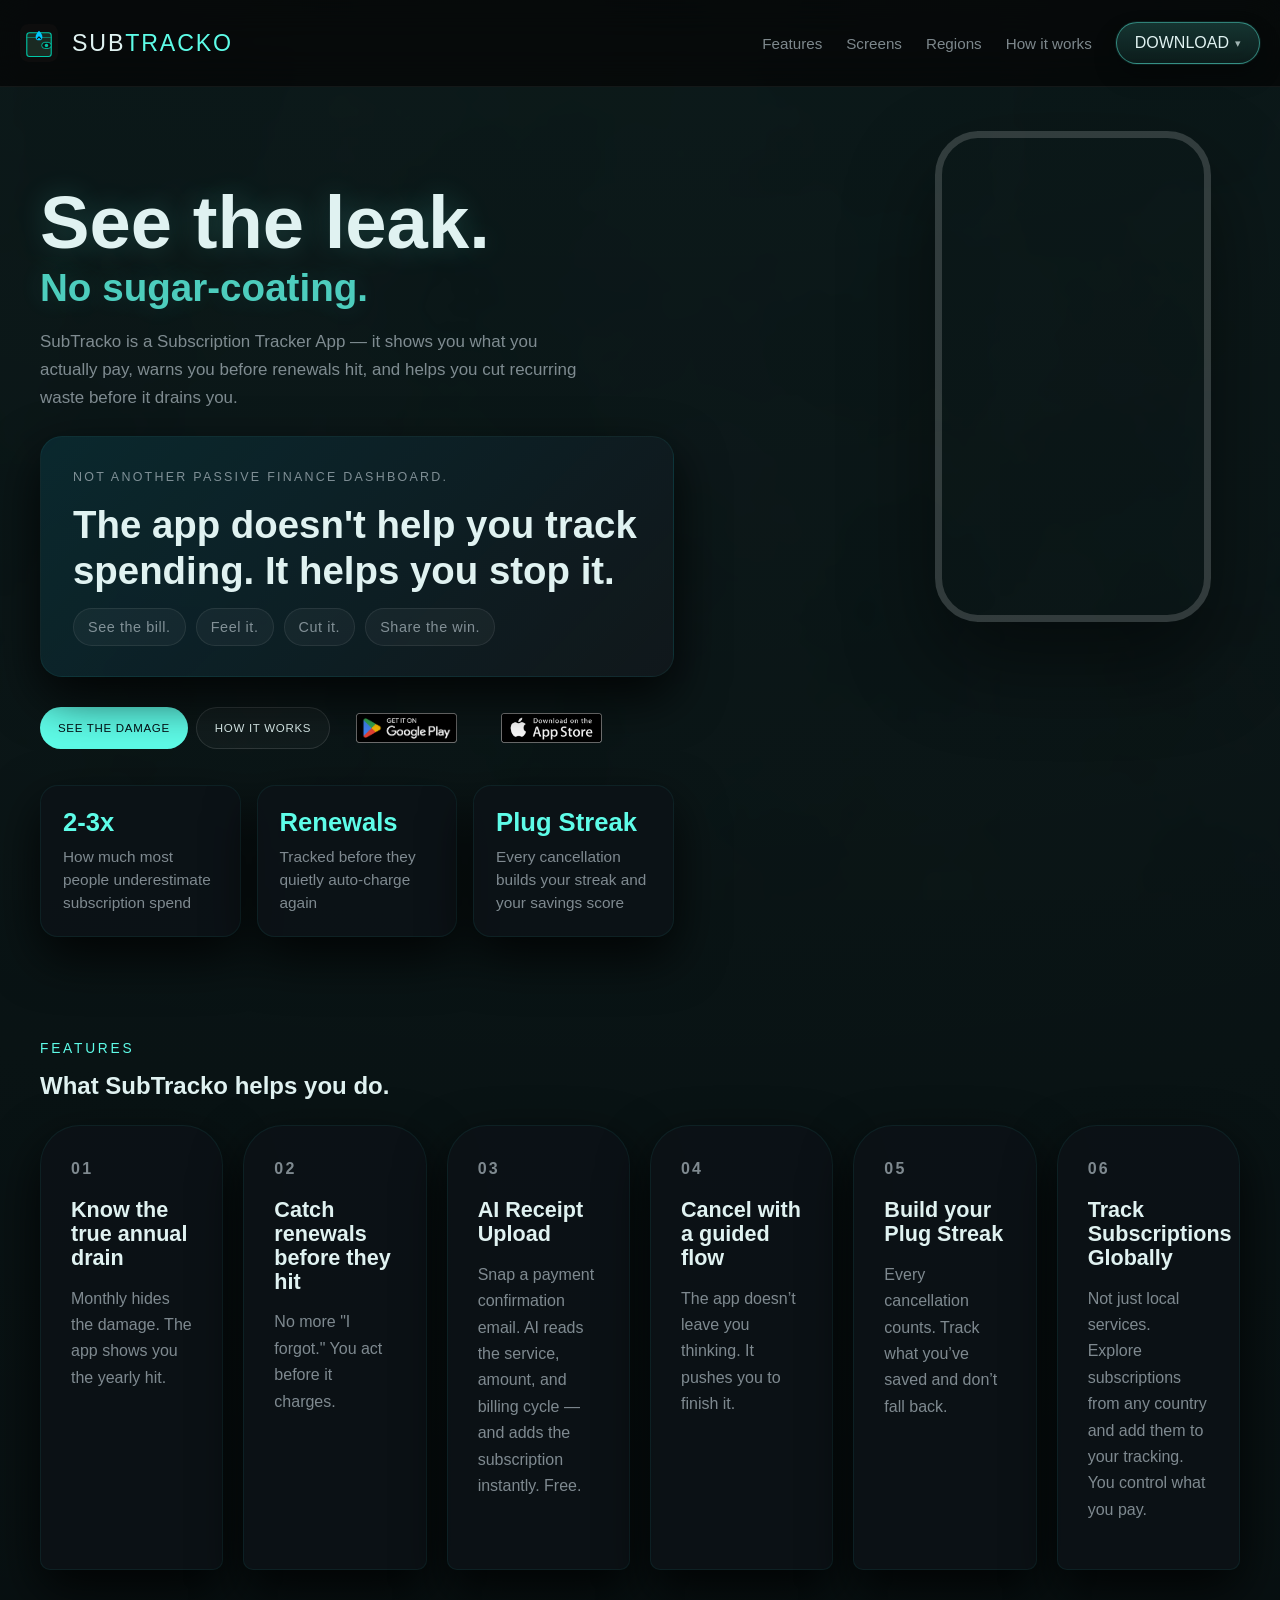
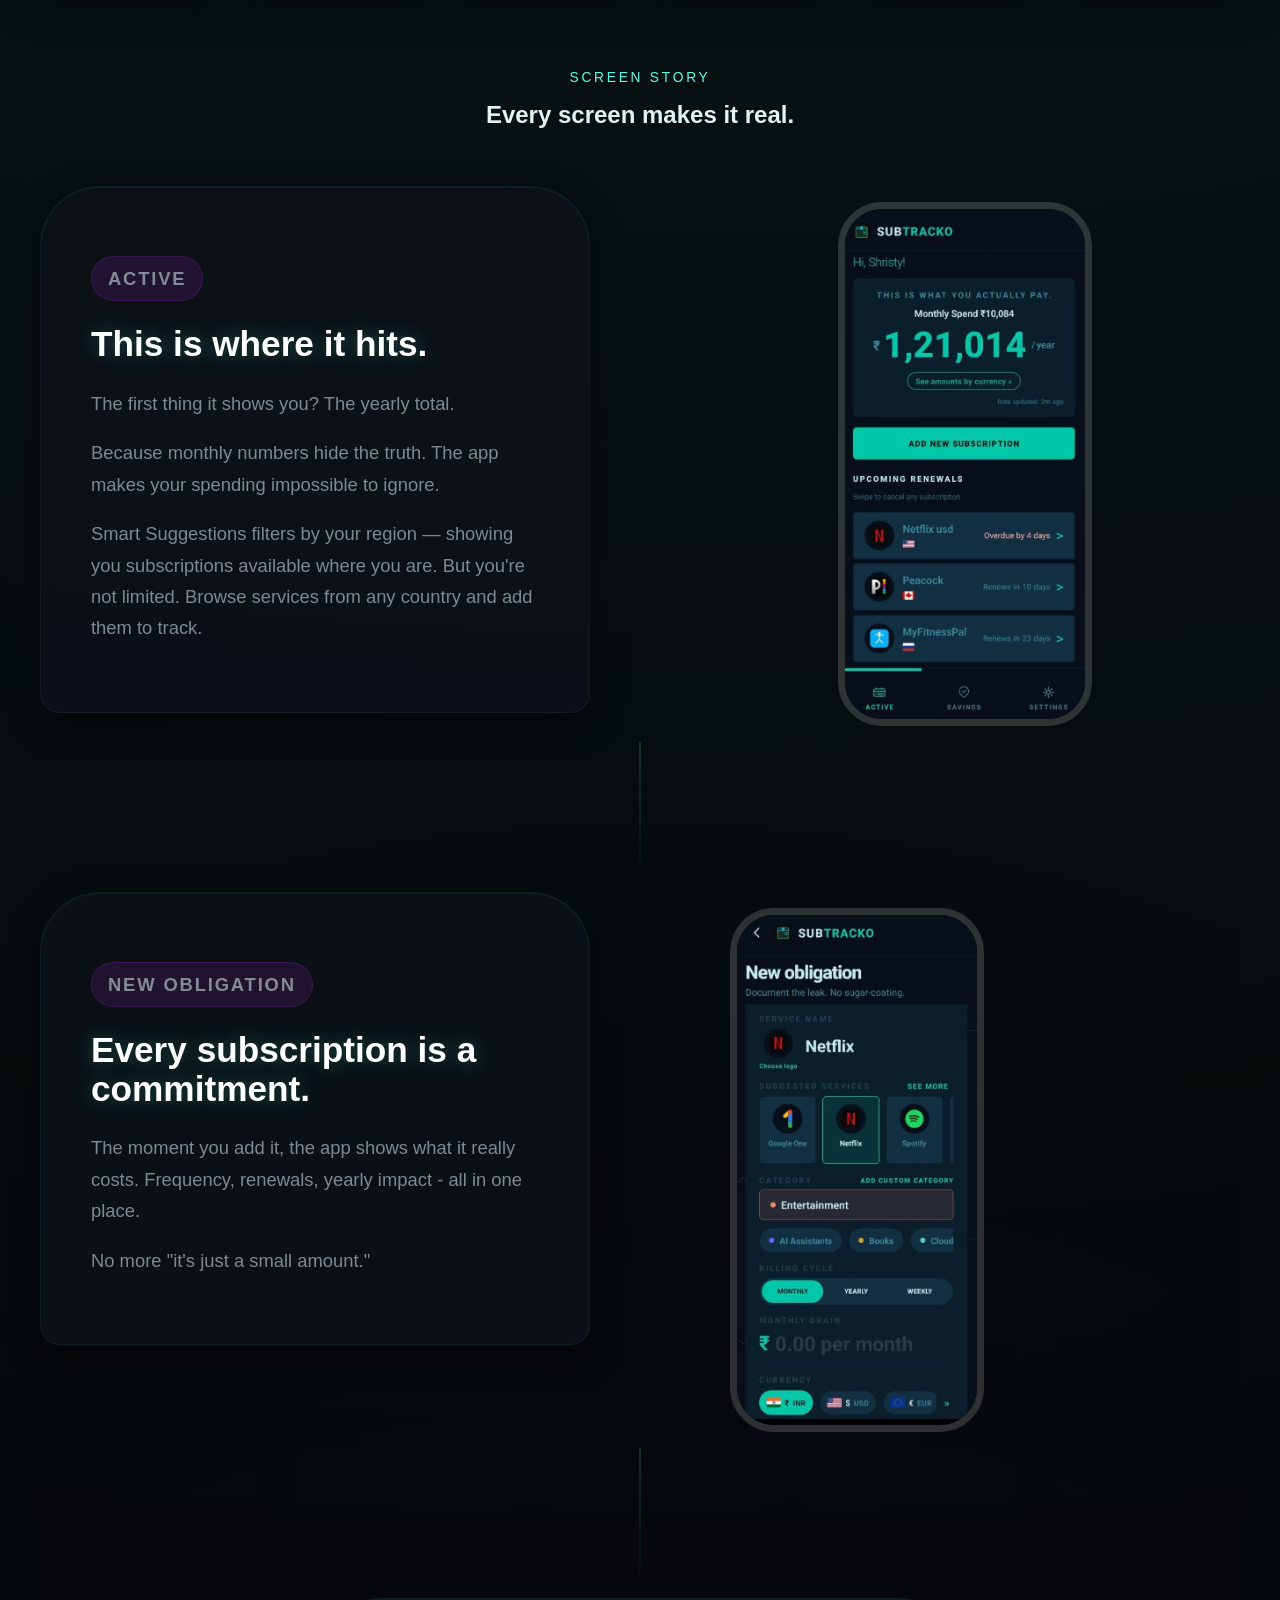
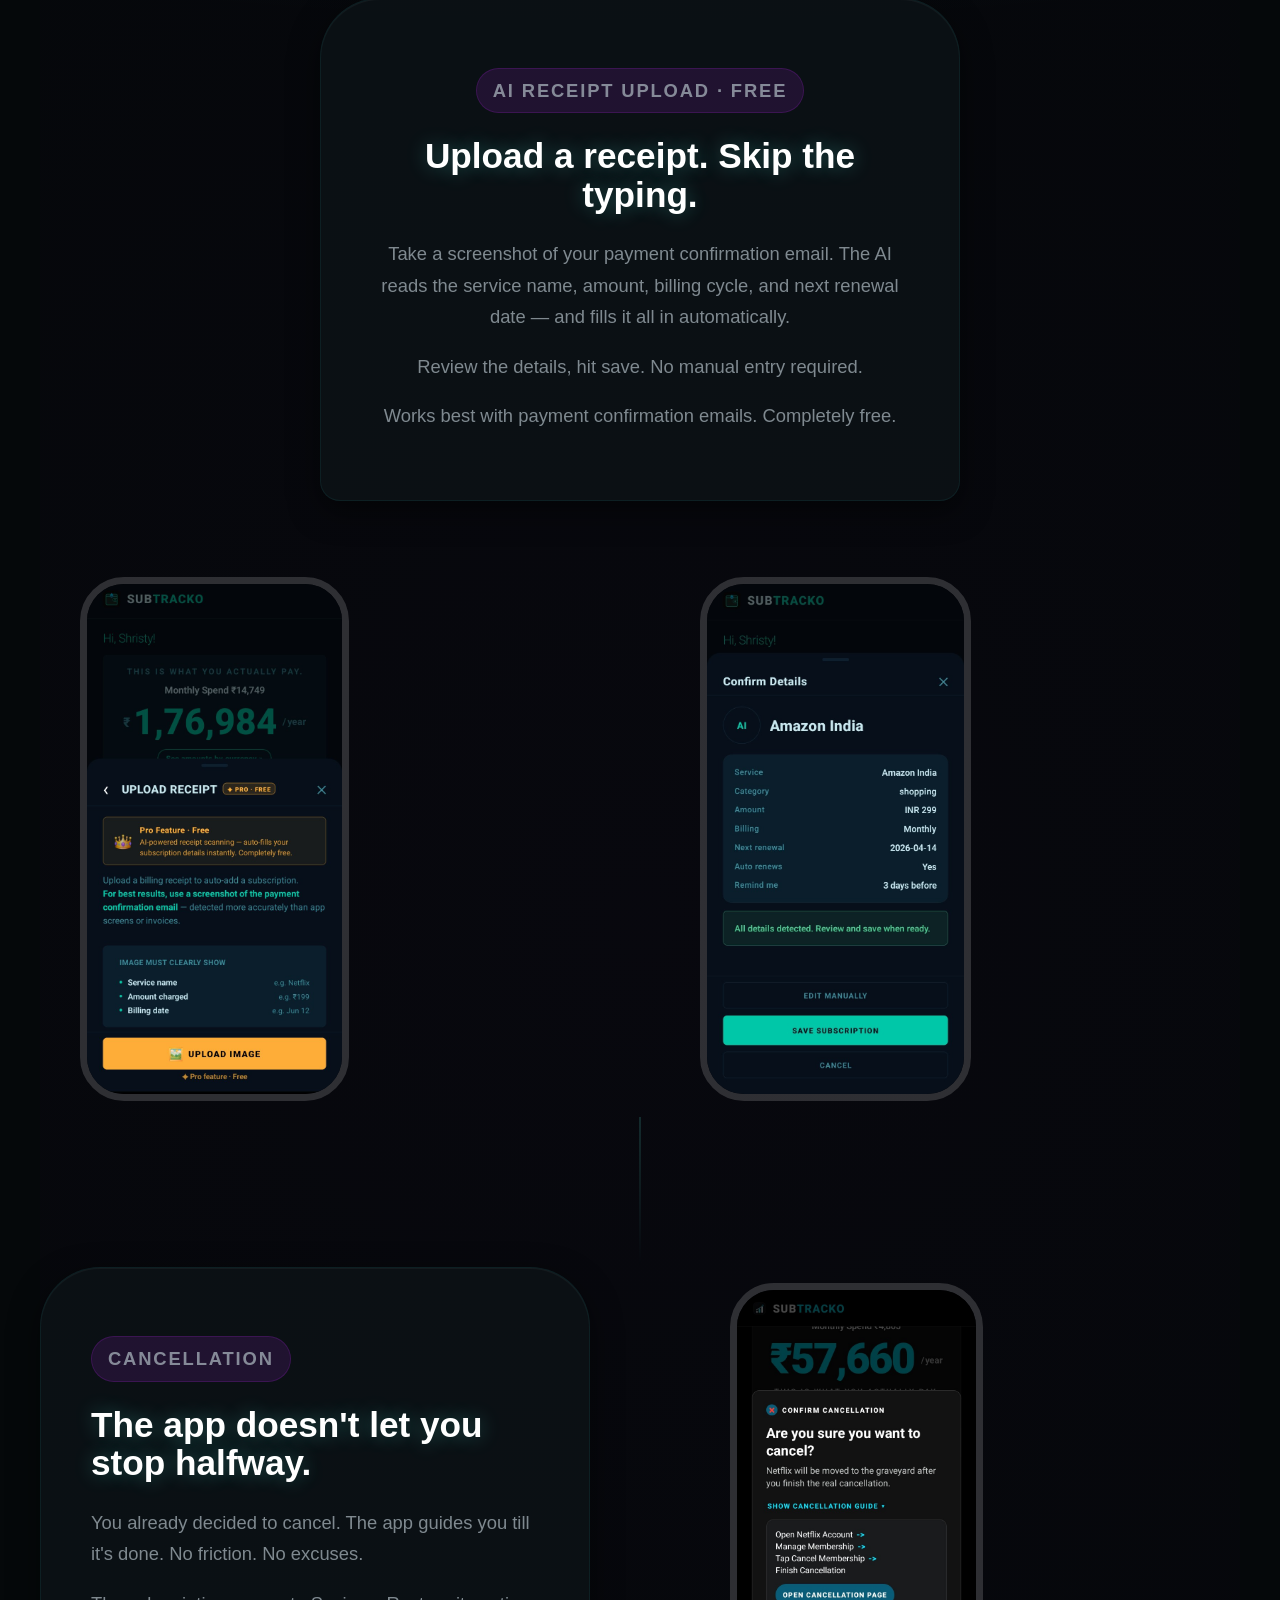
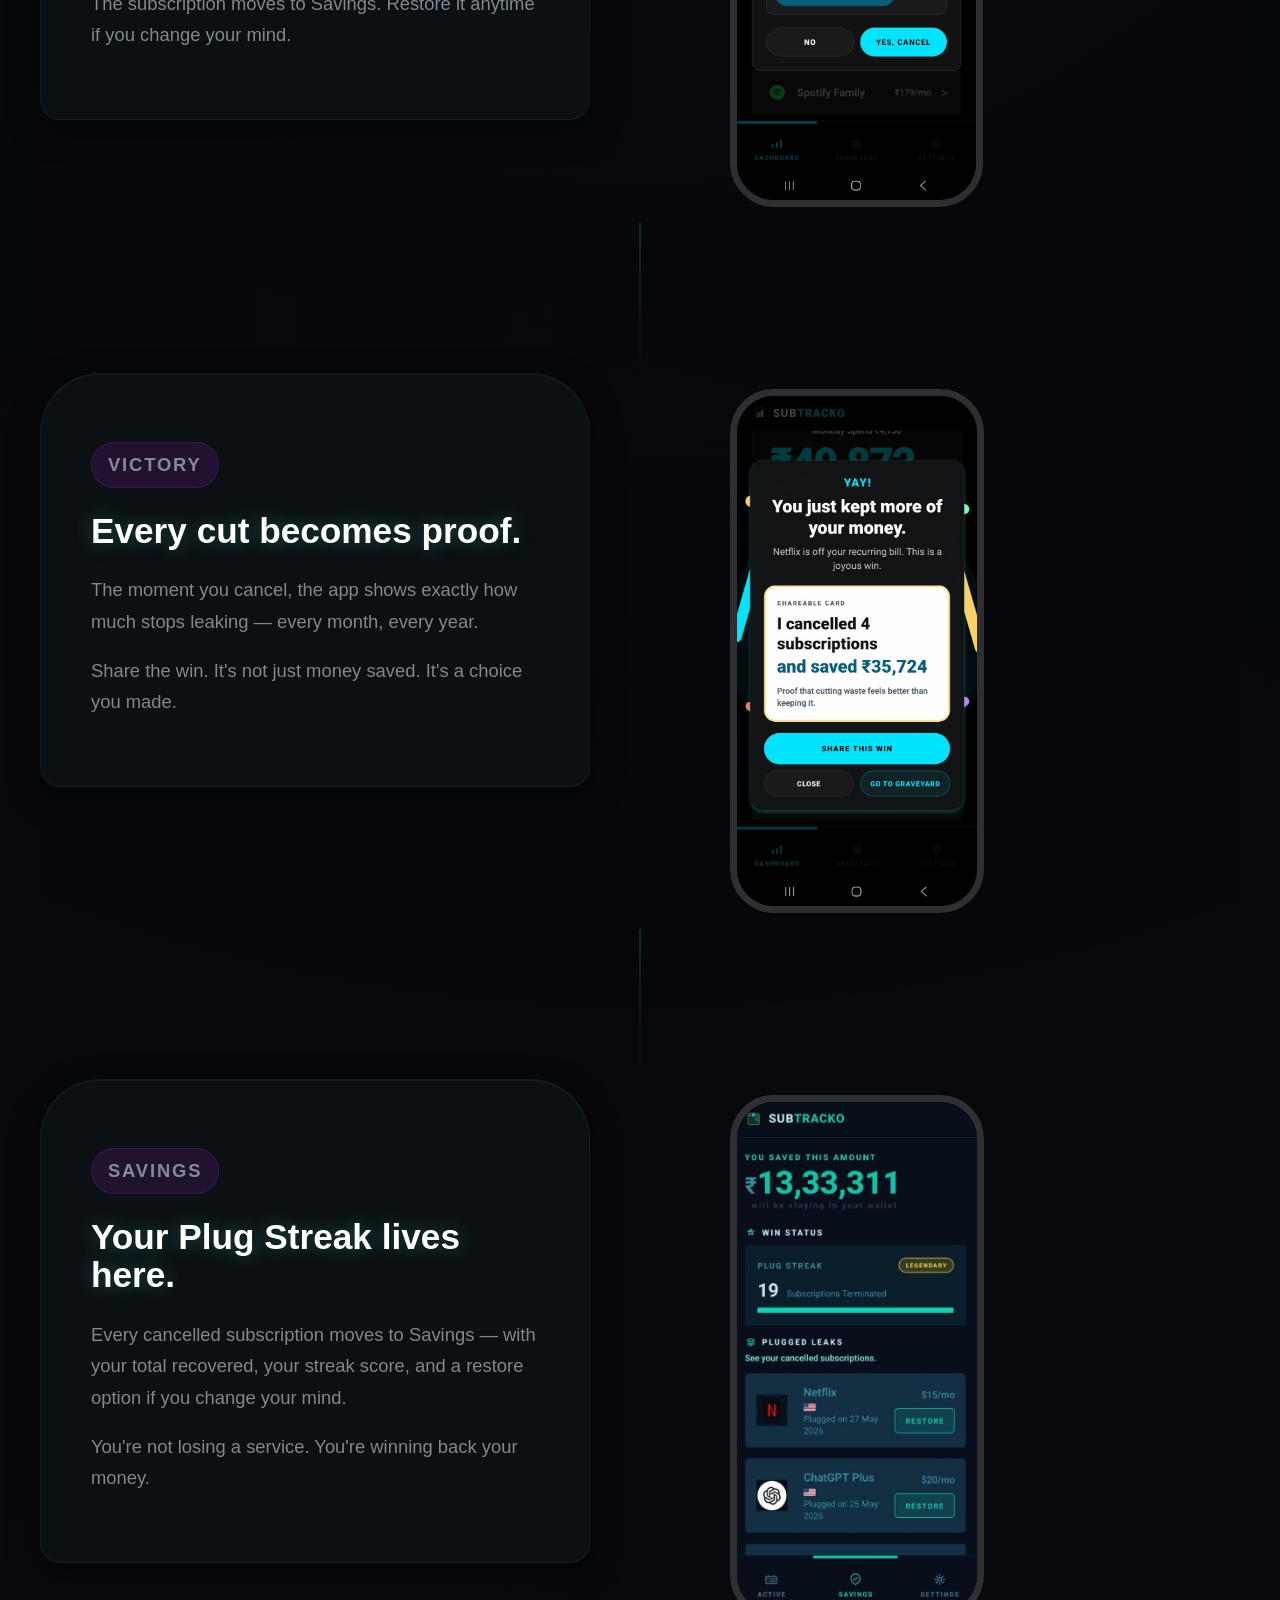
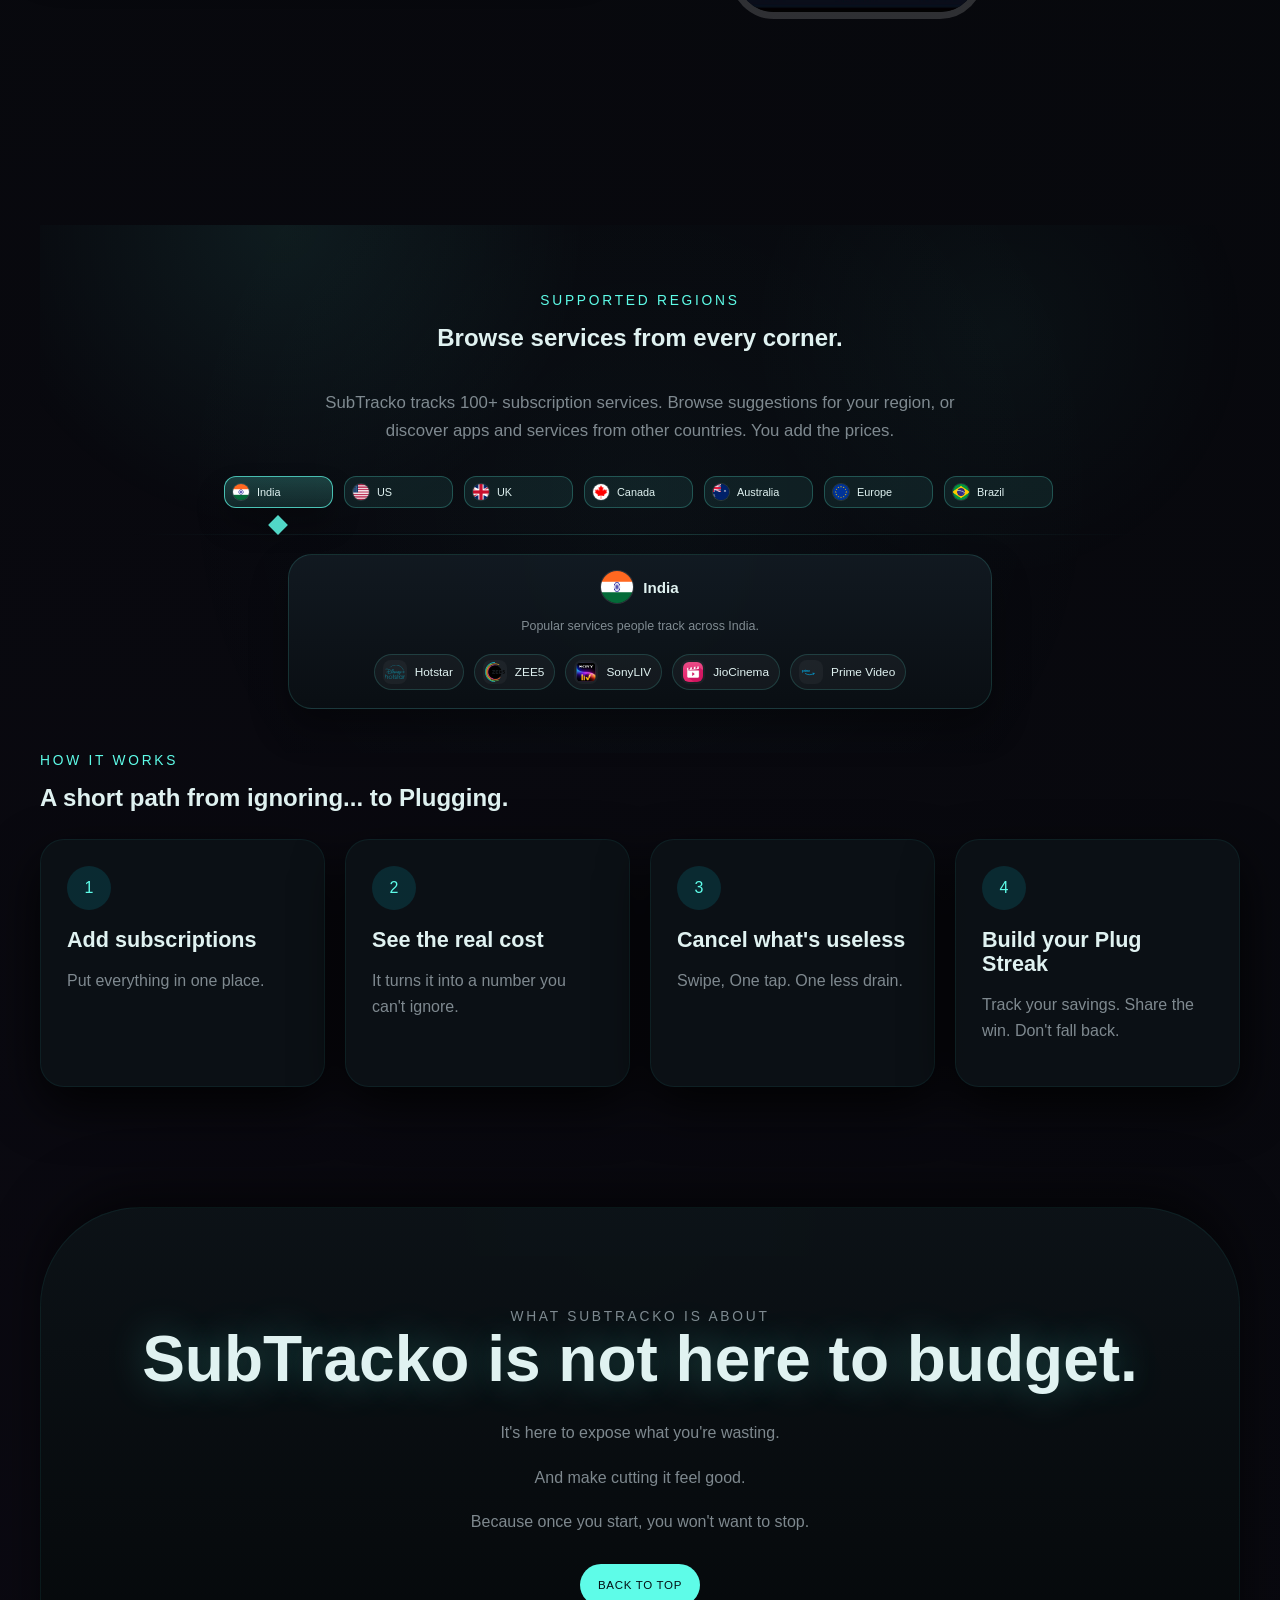
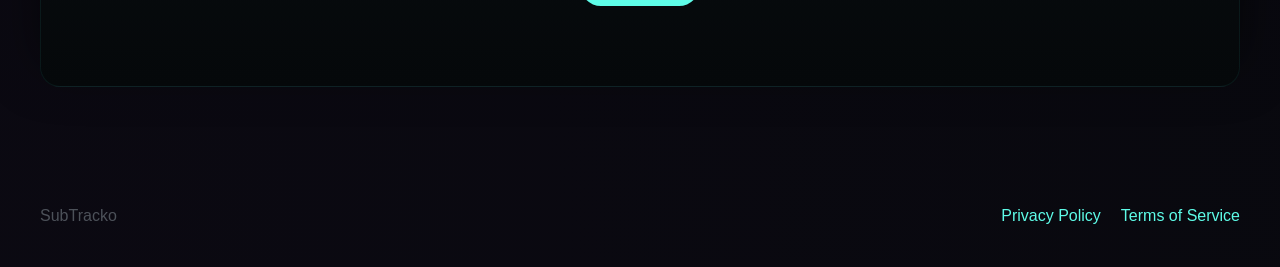
<file: index.html>
<!DOCTYPE html>
<html lang="en">
  <head>
    <meta charset="UTF-8" />
    <meta name="viewport" content="width=device-width, initial-scale=1.0" />
    <title>SubTracko – Subscription Tracker App | Track, Cancel &amp; Save</title>
    <meta
      name="description"
      content="Track all your subscriptions in one place. SubTracko shows your true annual spend, alerts you before renewals, and guides you to cancel — free on iOS &amp; Android."
    />
    <link rel="canonical" href="https://subtracko.com/" />

    <!-- Open Graph -->
    <meta property="og:type"        content="website" />
    <meta property="og:url"         content="https://subtracko.com/" />
    <meta property="og:site_name"   content="SubTracko" />
    <meta property="og:title"       content="SubTracko – Subscription Tracker App | Track, Cancel &amp; Save" />
    <meta property="og:description" content="Track all your subscriptions in one place. SubTracko shows your true annual spend, alerts you before renewals, and guides you to cancel — free on iOS &amp; Android." />
    <meta property="og:image"       content="https://subtracko.com/assets/brand/subtracko-new.png" />
    <meta property="og:image:alt"   content="SubTracko app screenshot" />

    <!-- Twitter Card -->
    <meta name="twitter:card"        content="summary_large_image" />
    <meta name="twitter:title"       content="SubTracko – Subscription Tracker App" />
    <meta name="twitter:description" content="See what your subscriptions really cost. Track, cancel &amp; save — free on iOS &amp; Android." />
    <meta name="twitter:image"       content="https://subtracko.com/assets/brand/subtracko-new.png" />

    <link rel="icon" type="image/svg+xml" href="./assets/brand/subtracko-mark.svg" />
    <link rel="alternate icon" type="image/png" href="./assets/brand/subtracko-mark.png" />
    <link rel="apple-touch-icon" href="./assets/brand/subtracko-new.png" />
    <link rel="stylesheet" href="./styles.css" />
  </head>
  <body>
    <header class="topbar">
      <div class="topbar-inner">
        <a class="brand" href="#top" aria-label="SubTracko home">
          <img class="brand-mark" src="./assets/brand/subtracko-mark.svg" alt="" aria-hidden="true" />
          <span class="brand-text">SUB<span>TRACKO</span></span>
        </a>
        <nav class="topnav">
          <a href="#features">Features</a>
          <a href="#screens">Screens</a>
          <a href="#regions">Regions</a>
          <a href="#flow">How it works</a>
          <div class="download-nav-wrap">
            <button class="topnav-cta download-nav-btn" type="button" aria-haspopup="true" aria-expanded="false">
              <span class="playstore-label">DOWNLOAD</span>
              <span class="download-chevron" aria-hidden="true">&#x25BE;</span>
            </button>
            <div class="download-dropdown" role="menu" hidden>
              <a
                class="download-dropdown-item"
                href="https://play.google.com/store/apps/details?id=com.shristy.subtracko"
                target="_blank"
                rel="noopener noreferrer"
                role="menuitem"
              >
                <img src="./assets/brand/google-play-badge.png" alt="Get it on Google Play" />
              </a>
              <a
                class="download-dropdown-item"
                href="https://apps.apple.com/us/app/subtracko/id6771513471"
                target="_blank"
                rel="noopener noreferrer"
                role="menuitem"
              >
                <img src="./assets/brand/Download_on_the_App_Store_Badge.svg.png" alt="Download on the App Store" />
              </a>
            </div>
          </div>
        </nav>
      </div>
    </header>

    <div class="page-shell">
      <main id="top">
        <section class="hero">
          <div class="hero-copy reveal">
            <h1>
              See the leak.
              <span>No sugar-coating.</span>
            </h1>
            <p class="hero-text">
              SubTracko is a Subscription Tracker App — it shows you what you actually pay, warns you before renewals hit, and helps you cut recurring waste before it drains you.
            </p>
            <section class="proof-strip reveal">
              <p class="proof-kicker">Not another passive finance dashboard.</p>
              <h2>The app doesn't help you track spending. It helps you stop it.</h2>
              <div class="proof-actions" aria-label="SubTracko promise">
                <span>See the bill.</span>
                <span>Feel it.</span>
                <span>Cut it.</span>
                <span>Share the win.</span>
              </div>
            </section>
            <div class="hero-actions">
              <a class="button button-primary" href="#screens">See the damage</a>
              <a class="button button-secondary" href="#features">How it works</a>
              <a
                class="button playstore-button"
                href="https://play.google.com/store/apps/details?id=com.shristy.subtracko"
                target="_blank"
                rel="noopener noreferrer"
              >
                <img class="googleplay-icon" src="./assets/brand/google-play-badge.png" alt="Get it on Google Play" />
              </a>
              <a
                class="button playstore-button"
                href="https://apps.apple.com/us/app/subtracko/id6771513471"
                target="_blank"
                rel="noopener noreferrer"
              >
                <img class="googleplay-icon" src="./assets/brand/Download_on_the_App_Store_Badge.svg.png" alt="Download on the App Store" />
              </a>
            </div>

            <div class="hero-stats">
              <article>
                <strong>2-3x</strong>
                <span>How much most people underestimate subscription spend</span>
              </article>
              <article>
                <strong>Renewals</strong>
                <span>Tracked before they quietly auto-charge again</span>
              </article>
              <article>
                <strong>Plug Streak</strong>
                <span>Every cancellation builds your streak and your savings score</span>
              </article>
            </div>
          </div>

          <div class="hero-visual reveal">
            <div class="phone-stack">
              <figure class="phone-card phone-card-back">
                <video
                  src="./assets/screens/landing-screen-video.mp4"
                  autoplay
                  muted
                  loop
                  playsinline
                  aria-label="SubTracko landing screen video warning users they may be overspending on subscriptions."
                ></video>
              </figure>
              <figure class="phone-card phone-card-front">
                <img
                  src="./assets/screens/active-screen.jpeg"
                  alt="SubTracko dashboard showing estimated financial drain and upcoming renewals."
                />
              </figure>
            </div>
          </div>
        </section>


        <section class="feature-grid" id="features">
          <div class="section-heading reveal">
            <p class="eyebrow">FEATURES</p>
            <h2>What SubTracko helps you do.</h2>
          </div>
          <article class="feature-card reveal">
            <p class="card-index">01</p>
            <h2>Know the true annual drain</h2>
            <p>
              Monthly hides the damage.
              The app shows you the yearly hit.
            </p>
          </article>
          <article class="feature-card reveal">
            <p class="card-index">02</p>
            <h2>Catch renewals before they hit</h2>
            <p>
              No more "I forgot."
              You act before it charges.
            </p>
          </article>
          <article class="feature-card reveal">
            <p class="card-index">03</p>
            <h2>AI Receipt Upload</h2>
            <p>
              Snap a payment confirmation email. AI reads the service, amount, and billing cycle — and adds the subscription instantly. Free.
            </p>
          </article>
          <article class="feature-card reveal">
            <p class="card-index">04</p>
            <h2>Cancel with a guided flow</h2>
            <p>
              The app doesn’t leave you thinking.
              It pushes you to finish it.
            </p>
          </article>
          <article class="feature-card reveal">
            <p class="card-index">05</p>
            <h2>Build your Plug Streak</h2>
            <p>
              Every cancellation counts.
              Track what you’ve saved and don’t fall back.
            </p>
          </article>
          <article class="feature-card reveal">
            <p class="card-index">06</p>
            <h2>Track Subscriptions Globally</h2>
            <p>
              Not just local services. Explore subscriptions from any country and add them to your tracking. You control what you pay.
            </p>
          </article>
        </section>

        <section class="story-section" id="screens">
          <div class="section-heading reveal">
            <p class="eyebrow">SCREEN STORY</p>
            <h2>Every screen makes it real.</h2>
          </div>

          <article class="story-row story-row-dashboard reveal">
            <div class="story-copy">
              <p class="story-tag">Active</p>
              <h3>This is where it hits.</h3>
              <p>
                The first thing it shows you? The yearly total.
              </p>
              <p>
                Because monthly numbers hide the truth. The app makes your spending impossible to ignore.
              </p>
              <p>
                Smart Suggestions filters by your region — showing you subscriptions available where you are. But you're not limited. Browse services from any country and add them to track.
              </p>
            </div>
            <div class="story-shot-wrap story-shot-float">
              <figure class="story-shot">
                <img
                  src="./assets/screens/active-screen.jpeg"
                  alt="Active subscriptions screen showing current recurring services and renewal status."
                />
              </figure>
            </div>
          </article>

          <article class="story-row story-row-reverse story-row-image-only reveal">
            <div class="story-copy">
              <p class="story-tag">New Obligation</p>
              <h3>Every subscription is a commitment.</h3>
              <p>
                The moment you add it, the app shows what it really costs. Frequency, renewals, yearly
                impact - all in one place.
              </p>
              <p>
                No more "it's just a small amount."
              </p>
            </div>
            <div class="story-shot-wrap story-shot-float">
              <figure class="story-shot">
                <img
                  src="./assets/screens/add-subscription.jpeg"
                  alt="Add subscription screen showing provider, billing frequency, currency, and annual impact."
                />
              </figure>
            </div>
          </article>

          <article class="story-row story-row-image-only story-row-dual-full reveal">
            <div class="story-copy">
              <p class="story-tag">AI Receipt Upload &middot; Free</p>
              <h3>Upload a receipt. Skip the typing.</h3>
              <p>
                Take a screenshot of your payment confirmation email. The AI reads the service name, amount, billing cycle, and next renewal date — and fills it all in automatically.
              </p>
              <p>
                Review the details, hit save. No manual entry required.
              </p>
              <p>
                Works best with payment confirmation emails. Completely free.
              </p>
            </div>
            <div class="dual-shot dual-shot-equal">
              <div class="story-shot-wrap story-shot-float">
                <figure class="story-shot">
                  <img
                    src="./assets/screens/upload-receipt.jpg"
                    alt="Upload Receipt screen showing the AI-powered receipt scanning interface with instructions."
                  />
                </figure>
              </div>
              <div class="story-shot-wrap story-shot-float">
                <figure class="story-shot">
                  <img
                    src="./assets/screens/confirm-details.jpg"
                    alt="Confirm Details screen showing auto-filled subscription data after AI receipt scan — service, amount, billing cycle, and next renewal."
                  />
                </figure>
              </div>
            </div>
          </article>

          <article class="story-row story-row-image-only reveal">
            <div class="story-copy">
              <p class="story-tag">Cancellation</p>
              <h3>The app doesn't let you stop halfway.</h3>
              <p>
                You already decided to cancel. The app guides you till it's done. No friction. No
                excuses.
              </p>
              <p>
                The subscription moves to Savings. Restore it anytime if you change your mind.
              </p>
            </div>
            <div class="story-shot-wrap story-shot-float">
              <figure class="story-shot">
                <img
                  src="./assets/screens/cancel-guide.jpg"
                  alt="Confirmation modal with cancellation steps and a button to open the provider cancellation page."       
                />
              </figure>
            </div>
          </article>

          <article class="story-row story-row-reverse story-row-image-only reveal">
            <div class="story-copy">
              <p class="story-tag">Victory</p>
              <h3>Every cut becomes proof.</h3>
              <p>
                The moment you cancel, the app shows exactly how much stops leaking — every month, every year.
              </p>
              <p>
                Share the win. It's not just money saved. It's a choice you made.
              </p>
            </div>
            <div class="story-shot-wrap story-shot-float">
              <figure class="story-shot">
                <img
                  src="./assets/screens/victory.jpg"
                  alt="Victory modal showing savings after cancelling a subscription."
                />
              </figure>
            </div>
          </article>

          <article class="story-row story-row-image-only reveal">
            <div class="story-copy">
              <p class="story-tag">Savings</p>
              <h3>Your Plug Streak lives here.</h3>
              <p>
                Every cancelled subscription moves to Savings — with your total recovered,
                your streak score, and a restore option if you change your mind.
              </p>
              <p>
                You're not losing a service. You're winning back your money.
              </p>
            </div>
            <div class="story-shot-wrap story-shot-float">
              <figure class="story-shot">
                <img
                  src="./assets/screens/saving-screen.jpeg"
                  alt="Savings screen showing plugged leaks, plug streak status, and total money recovered."
                />
              </figure>
            </div>
          </article>

        </section>

        <section class="supported-regions" id="regions">
          <div class="section-heading reveal">
            <p class="eyebrow">SUPPORTED REGIONS</p>
            <h2>Browse services from every corner.</h2>
          </div>
          
          <p class="region-description reveal">
            SubTracko tracks 100+ subscription services. Browse suggestions for your region, or discover apps and services from other countries. You add the prices.
          </p>
          
          <div class="region-badges-wrap reveal">
            <button class="region-carousel-btn region-carousel-prev" type="button" aria-label="Scroll countries left">
              <span aria-hidden="true">‹</span>
            </button>
            <div class="region-grid" aria-label="Country badges">
              <button class="region-badge is-active" type="button" data-region="india" aria-expanded="true" aria-controls="region-india">
                <img src="./assets/flags/INR.png" alt="" aria-hidden="true" />
                <span>India</span>
              </button>
              <button class="region-badge" type="button" data-region="us" aria-expanded="false" aria-controls="region-us">
                <img src="./assets/flags/USD.png" alt="" aria-hidden="true" />
                <span>US</span>
              </button>
              <button class="region-badge" type="button" data-region="uk" aria-expanded="false" aria-controls="region-uk">
                <img src="./assets/flags/GBP.png" alt="" aria-hidden="true" />
                <span>UK</span>
              </button>
              <button class="region-badge" type="button" data-region="canada" aria-expanded="false" aria-controls="region-canada">
                <img src="./assets/flags/CAD.png" alt="" aria-hidden="true" />
                <span>Canada</span>
              </button>
              <button class="region-badge" type="button" data-region="australia" aria-expanded="false" aria-controls="region-australia">
                <img src="./assets/flags/AUD.png" alt="" aria-hidden="true" />
                <span>Australia</span>
              </button>
              <button class="region-badge" type="button" data-region="europe" aria-expanded="false" aria-controls="region-europe">
                <img src="./assets/flags/EUR.png" alt="" aria-hidden="true" />
                <span>Europe</span>
              </button>
              <button class="region-badge" type="button" data-region="brazil" aria-expanded="false" aria-controls="region-brazil">
                <img src="./assets/flags/BRL.png" alt="" aria-hidden="true" />
                <span>Brazil</span>
              </button>
            </div>
            <div class="region-caret" aria-hidden="true"></div>
            <button class="region-carousel-btn region-carousel-next" type="button" aria-label="Scroll countries right">
              <span aria-hidden="true">›</span>
            </button>
          </div>

          <div class="region-panels-wrap">
            <div class="region-panels" aria-live="polite">
              <div class="region-panel is-open" id="region-india" data-panel="india">
                <div class="region-panel-header">
                  <div class="region-panel-title-row">
                    <img src="./assets/flags/INR.png" alt="" aria-hidden="true" />
                    <h3>India</h3>
                  </div>
                  <p>Popular services people track across India.</p>
                </div>
                <div class="region-services">
                  <span class="service-pill"><img class="service-logo" src="./assets/streaminglogos/hotstar.svg" alt="" aria-hidden="true" /><span>Hotstar</span></span>
                  <span class="service-pill"><img class="service-logo" src="./assets/streaminglogos/zee5.svg" alt="" aria-hidden="true" /><span>ZEE5</span></span>
                  <span class="service-pill"><img class="service-logo" src="./assets/streaminglogos/sonyliv.png" alt="" aria-hidden="true" /><span>SonyLIV</span></span>
                  <span class="service-pill"><img class="service-logo" src="./assets/streaminglogos/jiocinema.png" alt="" aria-hidden="true" /><span>JioCinema</span></span>
                  <span class="service-pill"><img class="service-logo" src="./assets/streaminglogos/prime.svg" alt="" aria-hidden="true" /><span>Prime Video</span></span>
                </div>
              </div>

              <div class="region-panel" id="region-us" data-panel="us" hidden>
                <div class="region-panel-header">
                  <div class="region-panel-title-row">
                    <img src="./assets/flags/USD.png" alt="" aria-hidden="true" />
                    <h3>US</h3>
                  </div>
                  <p>High-demand streaming and productivity subscriptions in the US.</p>
                </div>
                <div class="region-services">
                  <span class="service-pill"><img class="service-logo" src="./assets/streaminglogos/netflix.svg" alt="" aria-hidden="true" /><span>Netflix</span></span>
                  <span class="service-pill"><img class="service-logo" src="./assets/streaminglogos/hulu.svg" alt="" aria-hidden="true" /><span>Hulu</span></span>
                  <span class="service-pill"><img class="service-logo" src="./assets/streaminglogos/max.svg" alt="" aria-hidden="true" /><span>Max</span></span>
                  <span class="service-pill"><img class="service-logo" src="./assets/streaminglogos/peacock.svg" alt="" aria-hidden="true" /><span>Peacock</span></span>
                  <span class="service-pill"><img class="service-logo" src="./assets/streaminglogos/paramount.svg" alt="" aria-hidden="true" /><span>Paramount+</span></span>
                </div>
              </div>

              <div class="region-panel" id="region-uk" data-panel="uk" hidden>
                <div class="region-panel-header">
                  <div class="region-panel-title-row">
                    <img src="./assets/flags/GBP.png" alt="" aria-hidden="true" />
                    <h3>UK</h3>
                  </div>
                  <p>Popular UK services for entertainment and catch-up TV.</p>
                </div>
                <div class="region-services">
                  <span class="service-pill"><img class="service-logo" src="./assets/streaminglogos/netflix.svg" alt="" aria-hidden="true" /><span>Netflix</span></span>
                  <span class="service-pill"><img class="service-logo" src="./assets/streaminglogos/prime.svg" alt="" aria-hidden="true" /><span>Prime Video</span></span>
                  <span class="service-pill"><img class="service-logo" src="./assets/streaminglogos/mubi.svg" alt="" aria-hidden="true" /><span>MUBI</span></span>
                  <span class="service-pill"><img class="service-logo" src="./assets/streaminglogos/spotify.svg" alt="" aria-hidden="true" /><span>Spotify</span></span>
                  <span class="service-pill"><img class="service-logo" src="./assets/streaminglogos/youtubepremium.svg" alt="" aria-hidden="true" /><span>YouTube Premium</span></span>
                </div>
              </div>

              <div class="region-panel" id="region-canada" data-panel="canada" hidden>
                <div class="region-panel-header">
                  <div class="region-panel-title-row">
                    <img src="./assets/flags/CAD.png" alt="" aria-hidden="true" />
                    <h3>Canada</h3>
                  </div>
                  <p>Common Canadian streaming and live TV picks.</p>
                </div>
                <div class="region-services">
                  <span class="service-pill"><img class="service-logo" src="./assets/streaminglogos/crave.svg" alt="" aria-hidden="true" /><span>Crave</span></span>
                  <span class="service-pill"><img class="service-logo" src="./assets/streaminglogos/cbcgem.svg" alt="" aria-hidden="true" /><span>CBC Gem</span></span>
                  <span class="service-pill"><img class="service-logo" src="./assets/streaminglogos/netflix.svg" alt="" aria-hidden="true" /><span>Netflix</span></span>
                  <span class="service-pill"><img class="service-logo" src="./assets/streaminglogos/prime.svg" alt="" aria-hidden="true" /><span>Prime Video</span></span>
                  <span class="service-pill"><img class="service-logo" src="./assets/streaminglogos/paramount.svg" alt="" aria-hidden="true" /><span>Paramount+</span></span>
                </div>
              </div>

              <div class="region-panel" id="region-australia" data-panel="australia" hidden>
                <div class="region-panel-header">
                  <div class="region-panel-title-row">
                    <img src="./assets/flags/AUD.png" alt="" aria-hidden="true" />
                    <h3>Australia</h3>
                  </div>
                  <p>Streaming and sports services tracked by Australian users.</p>
                </div>
                <div class="region-services">
                  <span class="service-pill"><img class="service-logo" src="./assets/streaminglogos/stan.svg" alt="" aria-hidden="true" /><span>Stan</span></span>
                  <span class="service-pill"><img class="service-logo" src="./assets/streaminglogos/binge.svg" alt="" aria-hidden="true" /><span>BINGE</span></span>
                  <span class="service-pill"><img class="service-logo" src="./assets/streaminglogos/kayosports.svg" alt="" aria-hidden="true" /><span>Kayo Sports</span></span>
                  <span class="service-pill"><img class="service-logo" src="./assets/streaminglogos/netflix.svg" alt="" aria-hidden="true" /><span>Netflix</span></span>
                  <span class="service-pill"><img class="service-logo" src="./assets/streaminglogos/prime.svg" alt="" aria-hidden="true" /><span>Prime Video</span></span>
                </div>
              </div>

              <div class="region-panel" id="region-europe" data-panel="europe" hidden>
                <div class="region-panel-header">
                  <div class="region-panel-title-row">
                    <img src="./assets/flags/EUR.png" alt="" aria-hidden="true" />
                    <h3>Europe</h3>
                  </div>
                  <p>Cross-border services often tracked across Europe.</p>
                </div>
                <div class="region-services">
                  <span class="service-pill"><img class="service-logo" src="./assets/streaminglogos/canalplus.svg" alt="" aria-hidden="true" /><span>Canal+</span></span>
                  <span class="service-pill"><img class="service-logo" src="./assets/streaminglogos/rtlplus.svg" alt="" aria-hidden="true" /><span>RTL+</span></span>
                  <span class="service-pill"><img class="service-logo" src="./assets/streaminglogos/mubi.svg" alt="" aria-hidden="true" /><span>MUBI</span></span>
                  <span class="service-pill"><img class="service-logo" src="./assets/streaminglogos/urbansportsclub.svg" alt="" aria-hidden="true" /><span>Urban Sports Club</span></span>
                  <span class="service-pill"><img class="service-logo" src="./assets/streaminglogos/netflix.svg" alt="" aria-hidden="true" /><span>Netflix</span></span>
                </div>
              </div>

              <div class="region-panel" id="region-brazil" data-panel="brazil" hidden>
                <div class="region-panel-header">
                  <div class="region-panel-title-row">
                    <img src="./assets/flags/BRL.png" alt="" aria-hidden="true" />
                    <h3>Brazil</h3>
                  </div>
                  <p>Popular Brazilian subscriptions and entertainment services.</p>
                </div>
                <div class="region-services">
                  <span class="service-pill"><img class="service-logo" src="./assets/streaminglogos/spotify.svg" alt="" aria-hidden="true" /><span>Spotify</span></span>
                  <span class="service-pill"><img class="service-logo" src="./assets/streaminglogos/deezer.svg" alt="" aria-hidden="true" /><span>Deezer</span></span>
                  <span class="service-pill"><img class="service-logo" src="./assets/streaminglogos/amazonmusic.svg" alt="" aria-hidden="true" /><span>Amazon Music</span></span>
                  <span class="service-pill"><img class="service-logo" src="./assets/streaminglogos/youtubepremium.svg" alt="" aria-hidden="true" /><span>YouTube Premium</span></span>
                  <span class="service-pill"><img class="service-logo" src="./assets/streaminglogos/mubi.svg" alt="" aria-hidden="true" /><span>MUBI</span></span>
                </div>
              </div>
            </div>
          </div>
        </section>

        <section class="flow-section reveal" id="flow">
          <div class="section-heading">
            <p class="eyebrow">HOW IT WORKS</p>
            <h2>A short path from ignoring... to Plugging.</h2>
          </div>

          <div class="flow-grid">
            <article>
              <span>1</span>
              <h3>Add subscriptions</h3>
              <p>Put everything in one place.</p>
            </article>
            <article>
              <span>2</span>
              <h3>See the real cost</h3>
              <p>It turns it into a number you can't ignore.</p>
            </article>
            <article>
              <span>3</span>
              <h3>Cancel what's useless</h3>
              <p>Swipe, One tap. One less drain.</p>
            </article>
            <article>
              <span>4</span>
              <h3>Build your Plug Streak</h3>
              <p>Track your savings. Share the win. Don't fall back.</p>
            </article>
          </div>
        </section>

        <section class="cta-panel reveal">
          <p class="eyebrow">WHAT SUBTRACKO IS ABOUT</p>
          <h2>SubTracko is not here to budget.</h2>
          <p>
            It's here to expose what you're wasting.
          </p>
          <p>
            And make cutting it feel good.
          </p>
          <p>
            Because once you start, you won't want to stop.
          </p>
          <a class="button button-primary" href="#top">Back to top</a>
        </section>
      </main>

      <footer class="site-footer">
        <p>SubTracko</p>
        <div style="display: flex; gap: 20px;">
          <a href="./privacy.html">Privacy Policy</a>
          <a href="./terms.html">Terms of Service</a>
        </div>
      </footer>
    </div>
    <script>
      // Match active dashboard image height to the copy box without increasing the copy box height.
      (function () {
        function matchDashboardImages() {
          // Use the Active section as the reference so all images share the exact same height
          var refRow = document.querySelector('.story-row-dashboard');
          var refImg = refRow ? refRow.querySelector('.story-shot img') : null;
          var refHeight = 0;
          if (refImg) {
            refHeight = Math.floor(refImg.getBoundingClientRect().height);
          }
          // fallback to the copy box height if image isn't measured yet
          if (!refHeight && refRow) {
            var refCopy = refRow.querySelector('.story-copy');
            if (refCopy) refHeight = Math.floor(refCopy.getBoundingClientRect().height);
          }

          var paddingAdjust = 16; // small safety margin
          var scaleFactor = 0.75; // reduce images to 86% of Active image height
          var targetHeight = Math.max(0, Math.floor(refHeight * scaleFactor - paddingAdjust));

          var rows = document.querySelectorAll('.story-row-dashboard, .story-row-image-only');
          rows.forEach(function (row) {
            var imgs = row.querySelectorAll('.story-shot img');
            imgs.forEach(function (img) {
              img.style.maxHeight = targetHeight + 'px';
              img.style.height = 'auto';
              img.style.width = 'auto';
            });
          });
        }

        var resizeTimeout;
        window.addEventListener('resize', function () {
          clearTimeout(resizeTimeout);
          resizeTimeout = setTimeout(matchDashboardImages, 120);
        });

        // Run after DOM loads and after images render
        document.addEventListener('DOMContentLoaded', function () {
          // wait a tick for images to settle
          setTimeout(matchDashboardImages, 60);
        });

        // Also run immediately in case script is injected late
        setTimeout(matchDashboardImages, 200);
      })();

      (function () {
        var badges = document.querySelectorAll('.region-badge');
        var items = document.querySelectorAll('.region-item');
        var panels = document.querySelectorAll('.region-panel');
        var badgesWrap = document.querySelector('.region-badges-wrap');
        var regionGrid = document.querySelector('.region-grid');
        var carouselPrev = document.querySelector('.region-carousel-prev');
        var carouselNext = document.querySelector('.region-carousel-next');
        var badgeScrollTimeout = null;
        var activeRegionName = 'india';
        if (!badges.length || !panels.length) return;

        function isMobileCarousel() {
          return window.innerWidth <= 760;
        }

        function updateCarouselControls() {
          if (!regionGrid || !carouselPrev || !carouselNext) return;
          if (!isMobileCarousel()) {
            carouselPrev.disabled = true;
            carouselNext.disabled = true;
            carouselPrev.setAttribute('aria-hidden', 'true');
            carouselNext.setAttribute('aria-hidden', 'true');
            return;
          }

          carouselPrev.removeAttribute('aria-hidden');
          carouselNext.removeAttribute('aria-hidden');

          var maxScrollLeft = Math.max(0, regionGrid.scrollWidth - regionGrid.clientWidth);
          var scrollLeft = regionGrid.scrollLeft;
          var atStart = scrollLeft <= 2;
          var atEnd = scrollLeft >= maxScrollLeft - 2;
          carouselPrev.disabled = atStart;
          carouselNext.disabled = atEnd;
        }

        function positionPanelFor(regionName) {
          var badge = document.querySelector('.region-badge[data-region="' + regionName + '"]');
          var caret = document.querySelector('.region-caret');
          if (!badge || !caret || !badgesWrap || !regionGrid) return;

          var badgeRect = badge.getBoundingClientRect();
          var wrapRect = badgesWrap.getBoundingClientRect();
          var pointerX = Math.round(badgeRect.left + badgeRect.width / 2 - wrapRect.left);
          var minX = 20;
          var maxX = Math.max(minX, Math.round(wrapRect.width - 20));
          pointerX = Math.max(minX, Math.min(maxX, pointerX));
          caret.style.left = pointerX + 'px';
        }

        function setActive(regionName) {
          activeRegionName = regionName;

          if (badgeScrollTimeout) {
            clearTimeout(badgeScrollTimeout);
            badgeScrollTimeout = null;
          }

          var activeBadgeForScroll = document.querySelector('.region-badge[data-region="' + regionName + '"]');
          if (activeBadgeForScroll && isMobileCarousel()) {
            activeBadgeForScroll.scrollIntoView({
              behavior: 'auto',
              block: 'nearest',
              inline: 'center'
            });
          }

          badges.forEach(function (badge) {
            var isActive = badge.getAttribute('data-region') === regionName;
            badge.classList.toggle('is-active', isActive);
            badge.setAttribute('aria-expanded', isActive ? 'true' : 'false');
          });

          items.forEach(function (item) {
            var button = item.querySelector('.region-badge');
            var isActiveItem = button && button.getAttribute('data-region') === regionName;
            item.classList.toggle('is-active', isActiveItem);
          });

          panels.forEach(function (panel) {
            var isMatch = panel.getAttribute('data-panel') === regionName;
            panel.classList.toggle('is-open', isMatch);
            panel.hidden = !isMatch;
          });

          window.requestAnimationFrame(function () {
            positionPanelFor(regionName);
            updateCarouselControls();
          });

          if (activeBadgeForScroll && isMobileCarousel()) {
            badgeScrollTimeout = setTimeout(function () {
              positionPanelFor(regionName);
              updateCarouselControls();
            }, 220);
          }
        }

        if (regionGrid && carouselPrev && carouselNext) {
          carouselPrev.addEventListener('click', function () {
            if (!isMobileCarousel()) return;
            regionGrid.scrollBy({ left: -Math.max(180, Math.round(regionGrid.clientWidth * 0.72)), behavior: 'auto' });
            window.setTimeout(updateCarouselControls, 0);
          });

          carouselNext.addEventListener('click', function () {
            if (!isMobileCarousel()) return;
            regionGrid.scrollBy({ left: Math.max(180, Math.round(regionGrid.clientWidth * 0.72)), behavior: 'auto' });
            window.setTimeout(updateCarouselControls, 0);
          });

          regionGrid.addEventListener('scroll', function () {
            if (isMobileCarousel()) {
              updateCarouselControls();
              if (badgeScrollTimeout) {
                clearTimeout(badgeScrollTimeout);
              }
              badgeScrollTimeout = setTimeout(function () {
                positionPanelFor(activeRegionName);
                updateCarouselControls();
              }, 80);
            }
          }, { passive: true });
        }

        badges.forEach(function (badge) {
          badge.addEventListener('click', function () {
            setActive(badge.getAttribute('data-region'));
          });
        });

        window.addEventListener('resize', function () {
          var activeBadge = document.querySelector('.region-badge.is-active');
          if (activeBadge) {
            positionPanelFor(activeBadge.getAttribute('data-region'));
            updateCarouselControls();
          }
        });

        setActive('india');
        updateCarouselControls();
        positionPanelFor(activeRegionName);
      })();

      (function () {
        var btn = document.querySelector('.download-nav-btn');
        var dropdown = document.querySelector('.download-dropdown');
        if (!btn || !dropdown) return;

        function openDropdown() {
          dropdown.hidden = false;
          btn.setAttribute('aria-expanded', 'true');
        }

        function closeDropdown() {
          dropdown.hidden = true;
          btn.setAttribute('aria-expanded', 'false');
        }

        btn.addEventListener('click', function (e) {
          e.stopPropagation();
          if (dropdown.hidden) { openDropdown(); } else { closeDropdown(); }
        });

        document.addEventListener('click', function () { closeDropdown(); });
        document.addEventListener('keydown', function (e) {
          if (e.key === 'Escape') { closeDropdown(); btn.focus(); }
        });
      })();
    </script>

    <script type="application/ld+json">
    {
      "@context": "https://schema.org",
      "@type": "MobileApplication",
      "name": "SubTracko",
      "operatingSystem": "iOS, Android",
      "applicationCategory": "FinanceApplication",
      "offers": { "@type": "Offer", "price": "0", "priceCurrency": "USD" },
      "url": "https://subtracko.com/",
      "description": "Track all your subscriptions, see your true annual spend, catch renewals before they hit, and cancel with a guided flow.",
      "installUrl": [
        "https://play.google.com/store/apps/details?id=com.shristy.subtracko",
        "https://apps.apple.com/us/app/subtracko/id6771513471"
      ]
    }
    </script>
    <script type="application/ld+json">
    {
      "@context": "https://schema.org",
      "@type": "WebSite",
      "name": "SubTracko",
      "url": "https://subtracko.com/"
    }
    </script>
  </body>
</html>
</file>
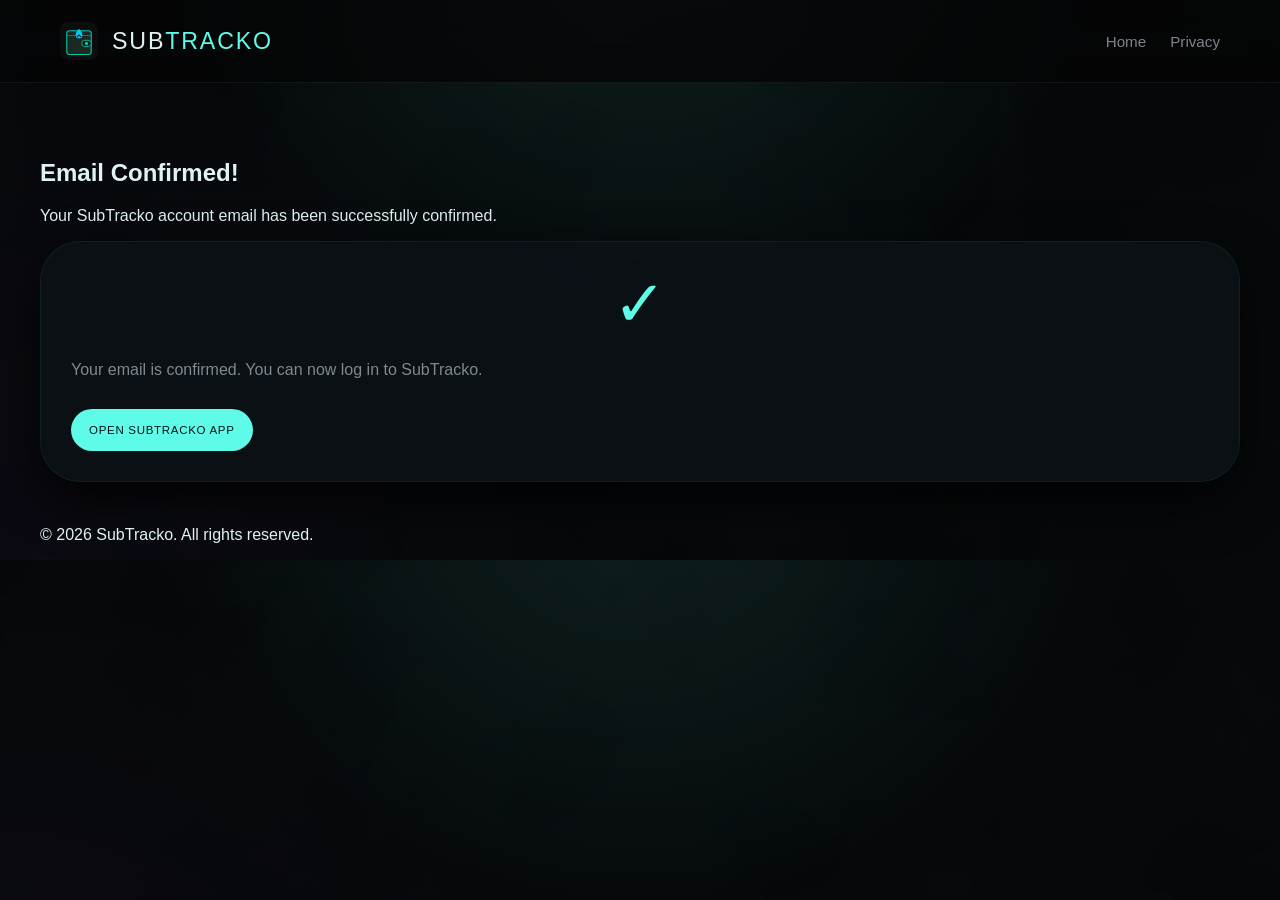
<file: confirmed.html>
<!DOCTYPE html>
<html lang="en">
  <head>
    <meta charset="UTF-8" />
    <meta name="viewport" content="width=device-width, initial-scale=1.0" />
    <title>SubTracko Email Confirmed</title>
    <meta
      name="description"
      content="Your SubTracko email has been confirmed."
    />
    <link rel="stylesheet" href="./styles.css" />
  </head>
  <body>
    <header class="topbar">
      <div class="page-shell">
        <div class="topbar-inner">
          <a class="brand" href="./index.html" aria-label="SubTracko home">
            <img class="brand-mark" src="./assets/brand/subtracko-mark.svg" alt="" aria-hidden="true" />
            <span class="brand-text">SUB<span>TRACKO</span></span>
          </a>
          <nav class="topnav">
            <a href="./index.html">Home</a>
            <a href="./privacy.html">Privacy</a>
          </nav>
        </div>
      </div>
    </header>

    <div class="page-shell">
      <main class="privacy-page confirm-page">
        <section class="confirm-hero reveal">
          <div class="confirm-hero-copy">
            <h1>Email Confirmed!</h1>
            <p>Your SubTracko account email has been successfully confirmed.</p>
          </div>
        </section>

        <section class="confirm-shell reveal">
          <section class="privacy-card confirm-card">
            <div class="confirm-card-header">
              <span id="confirm-header">✓</span>
            </div>

            <div id="confirm-status" class="confirm-status" role="status" aria-live="polite">
              <p id="confirm-message" class="confirm-message">
                Your email is confirmed. You can now log in to SubTracko.
              </p>
              <button id="open-app-button" class="button button-primary success-button">Open SubTracko App</button>
            </div>
          </section>
        </section>
      </main>
    </div>

    <footer class="footer">
      <div class="page-shell">
        <p>&copy; 2026 SubTracko. All rights reserved.</p>
      </div>
    </footer>

    <script>
      document.getElementById('open-app-button').addEventListener('click', function () {
        var isAndroid = /Android/.test(navigator.userAgent);
        var isIOS = /iPad|iPhone|iPod/.test(navigator.userAgent);

        if (isAndroid) {
          var intentUrl = 'intent://host#Intent;scheme=subtracko;package=com.shristy.subtracko;action=android.intent.action.VIEW;end';
          window.location.href = intentUrl;
          setTimeout(function () {
            window.location.href = 'https://play.google.com/store/apps/details?id=com.shristy.subtracko';
          }, 2000);
        } else if (isIOS) {
          window.location.href = 'subtracko://';
          setTimeout(function () {
            window.location.href = 'https://apps.apple.com/app/subtracko/id1234567890';
          }, 2000);
        } else {
          alert('Please open the SubTracko app on your phone to sign in.');
        }
      });
    </script>
  </body>
</html>
</file>
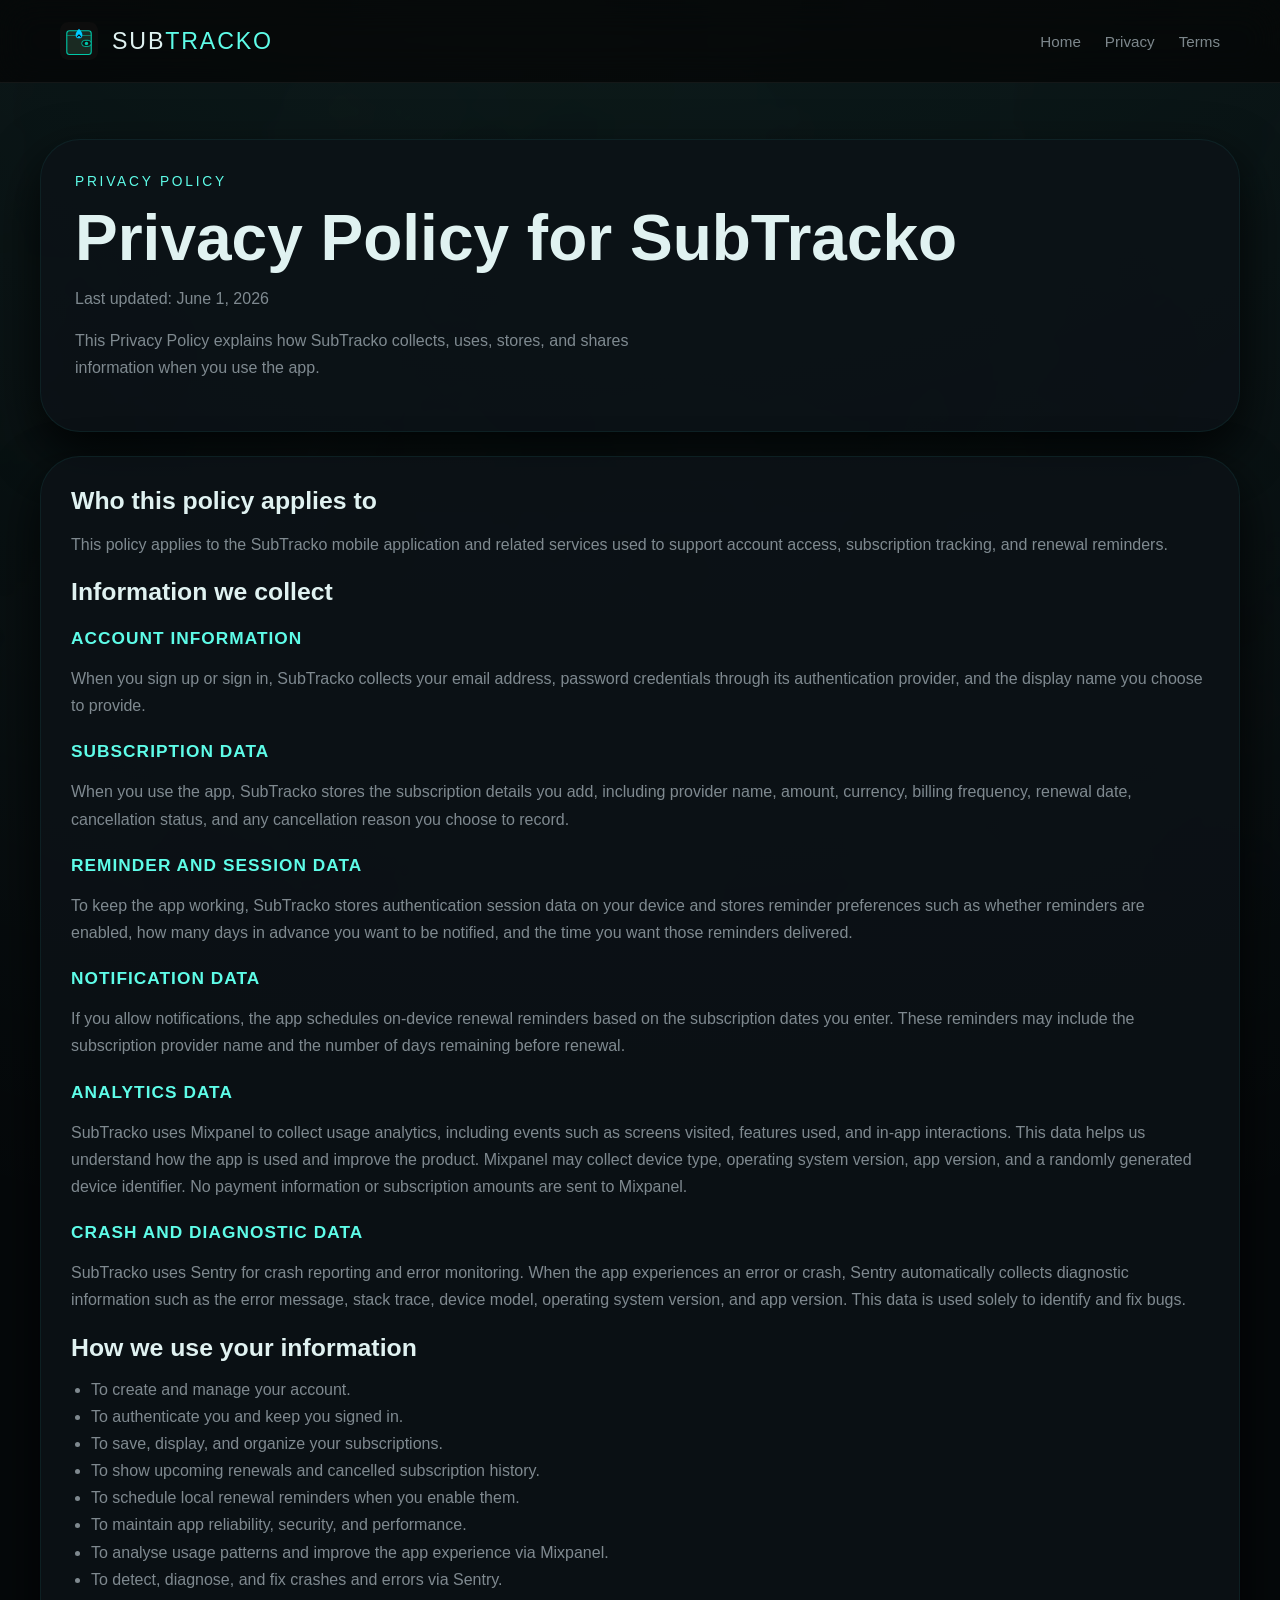
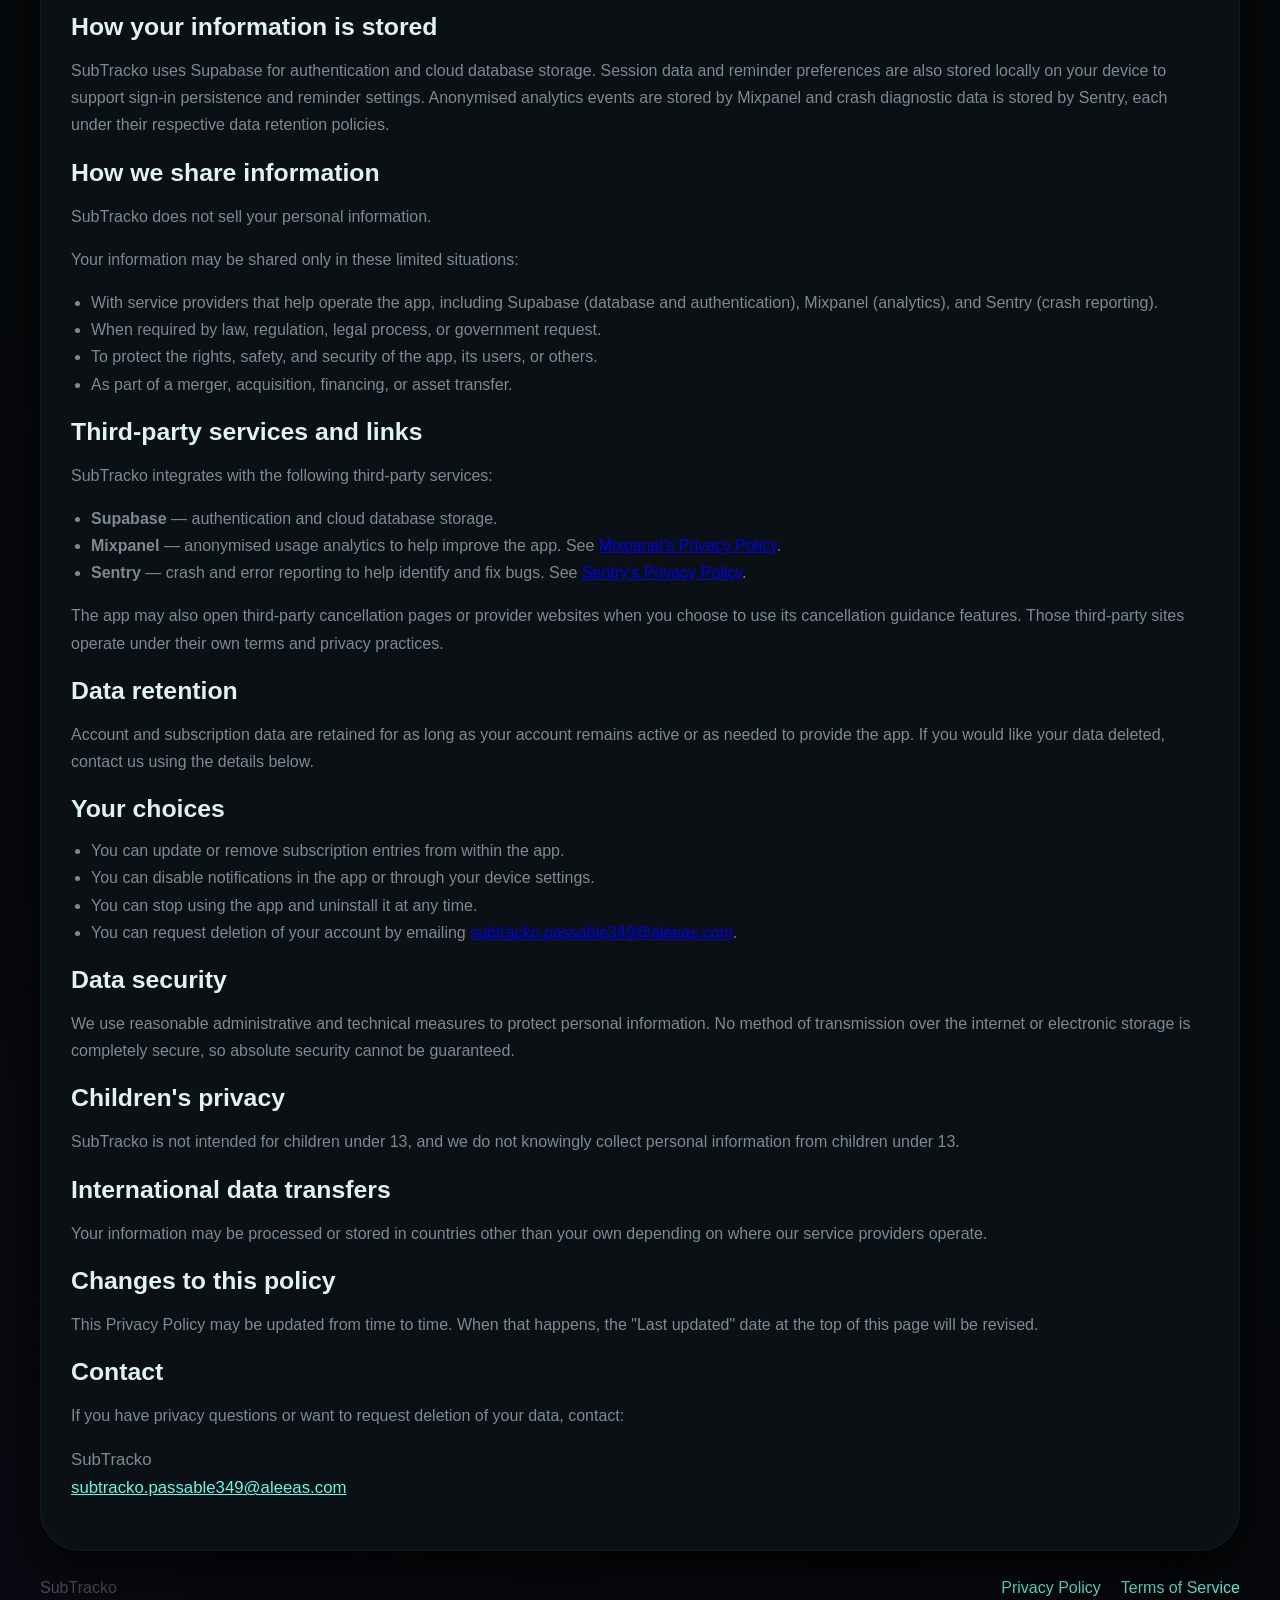
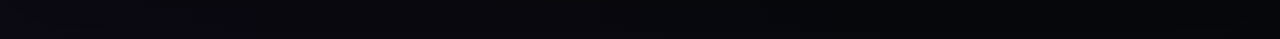
<file: privacy.html>
<!DOCTYPE html>
<html lang="en">
  <head>
    <meta charset="UTF-8" />
    <meta name="viewport" content="width=device-width, initial-scale=1.0" />
    <title>SubTracko Privacy Policy</title>
    <meta
      name="description"
      content="Privacy Policy for SubTracko, the subscription tracking app."
    />
    <link rel="stylesheet" href="./styles.css" />
  </head>
  <body>
    <header class="topbar">
      <div class="page-shell">
        <div class="topbar-inner">
          <a class="brand" href="./index.html" aria-label="SubTracko home">
            <img class="brand-mark" src="./assets/brand/subtracko-mark.svg" alt="" aria-hidden="true" />
            <span class="brand-text">SUB<span>TRACKO</span></span>
          </a>
          <nav class="topnav">
            <a href="./index.html">Home</a>
            <a href="./privacy.html">Privacy</a>
            <a href="./terms.html">Terms</a>
          </nav>
        </div>
      </div>
    </header>

    <div class="page-shell">
      <main class="privacy-page">
        <section class="privacy-hero reveal">
          <p class="eyebrow">PRIVACY POLICY</p>
          <h1>Privacy Policy for SubTracko</h1>
          <p class="privacy-lead">
            Last updated: June 1, 2026
          </p>
          <p class="privacy-lead">
            This Privacy Policy explains how SubTracko collects, uses, stores, and shares
            information when you use the app.
          </p>
        </section>

        <section class="privacy-card reveal">
          <h2>Who this policy applies to</h2>
          <p>
            This policy applies to the SubTracko mobile application and related services used to
            support account access, subscription tracking, and renewal reminders.
          </p>

          <h2>Information we collect</h2>
          <h3>Account information</h3>
          <p>
            When you sign up or sign in, SubTracko collects your email address, password
            credentials through its authentication provider, and the display name you choose to
            provide.
          </p>

          <h3>Subscription data</h3>
          <p>
            When you use the app, SubTracko stores the subscription details you add, including
            provider name, amount, currency, billing frequency, renewal date, cancellation status,
            and any cancellation reason you choose to record.
          </p>

          <h3>Reminder and session data</h3>
          <p>
            To keep the app working, SubTracko stores authentication session data on your device
            and stores reminder preferences such as whether reminders are enabled, how many days in
            advance you want to be notified, and the time you want those reminders delivered.
          </p>

          <h3>Notification data</h3>
          <p>
            If you allow notifications, the app schedules on-device renewal reminders based on the
            subscription dates you enter. These reminders may include the subscription provider
            name and the number of days remaining before renewal.
          </p>

          <h3>Analytics data</h3>
          <p>
            SubTracko uses Mixpanel to collect usage analytics, including events such as
            screens visited, features used, and in-app interactions. This data helps us understand
            how the app is used and improve the product. Mixpanel may collect device type, operating
            system version, app version, and a randomly generated device identifier. No payment
            information or subscription amounts are sent to Mixpanel.
          </p>

          <h3>Crash and diagnostic data</h3>
          <p>
            SubTracko uses Sentry for crash reporting and error monitoring. When the app
            experiences an error or crash, Sentry automatically collects diagnostic information
            such as the error message, stack trace, device model, operating system version, and
            app version. This data is used solely to identify and fix bugs.
          </p>

          <h2>How we use your information</h2>
          <ul>
            <li>To create and manage your account.</li>
            <li>To authenticate you and keep you signed in.</li>
            <li>To save, display, and organize your subscriptions.</li>
            <li>To show upcoming renewals and cancelled subscription history.</li>
            <li>To schedule local renewal reminders when you enable them.</li>
            <li>To maintain app reliability, security, and performance.</li>
            <li>To analyse usage patterns and improve the app experience via Mixpanel.</li>
            <li>To detect, diagnose, and fix crashes and errors via Sentry.</li>
          </ul>

          <h2>How your information is stored</h2>
          <p>
            SubTracko uses Supabase for authentication and cloud database storage. Session data and
            reminder preferences are also stored locally on your device to support sign-in
            persistence and reminder settings. Anonymised analytics events are stored by Mixpanel
            and crash diagnostic data is stored by Sentry, each under their respective data
            retention policies.
          </p>

          <h2>How we share information</h2>
          <p>SubTracko does not sell your personal information.</p>
          <p>Your information may be shared only in these limited situations:</p>
          <ul>
            <li>With service providers that help operate the app, including Supabase (database and authentication), Mixpanel (analytics), and Sentry (crash reporting).</li>
            <li>When required by law, regulation, legal process, or government request.</li>
            <li>To protect the rights, safety, and security of the app, its users, or others.</li>
            <li>As part of a merger, acquisition, financing, or asset transfer.</li>
          </ul>

          <h2>Third-party services and links</h2>
          <p>
            SubTracko integrates with the following third-party services:
          </p>
          <ul>
            <li><strong>Supabase</strong> — authentication and cloud database storage.</li>
            <li><strong>Mixpanel</strong> — anonymised usage analytics to help improve the app. See <a href="https://mixpanel.com/legal/privacy-policy/" target="_blank" rel="noopener noreferrer">Mixpanel's Privacy Policy</a>.</li>
            <li><strong>Sentry</strong> — crash and error reporting to help identify and fix bugs. See <a href="https://sentry.io/privacy/" target="_blank" rel="noopener noreferrer">Sentry's Privacy Policy</a>.</li>
          </ul>
          <p>
            The app may also open third-party cancellation pages or provider websites when you
            choose to use its cancellation guidance features. Those third-party sites operate under
            their own terms and privacy practices.
          </p>

          <h2>Data retention</h2>
          <p>
            Account and subscription data are retained for as long as your account remains active
            or as needed to provide the app. If you would like your data deleted, contact us using
            the details below.
          </p>

          <h2>Your choices</h2>
          <ul>
            <li>You can update or remove subscription entries from within the app.</li>
            <li>You can disable notifications in the app or through your device settings.</li>
            <li>You can stop using the app and uninstall it at any time.</li>
            <li>You can request deletion of your account by emailing <a href="mailto:subtracko.passable349@aleeas.com">subtracko.passable349@aleeas.com</a>.</li>
          </ul>

          <h2>Data security</h2>
          <p>
            We use reasonable administrative and technical measures to protect personal
            information. No method of transmission over the internet or electronic storage is
            completely secure, so absolute security cannot be guaranteed.
          </p>

          <h2>Children's privacy</h2>
          <p>
            SubTracko is not intended for children under 13, and we do not knowingly collect
            personal information from children under 13.
          </p>

          <h2>International data transfers</h2>
          <p>
            Your information may be processed or stored in countries other than your own depending
            on where our service providers operate.
          </p>

          <h2>Changes to this policy</h2>
          <p>
            This Privacy Policy may be updated from time to time. When that happens, the
            "Last updated" date at the top of this page will be revised.
          </p>

          <h2 id="contact">Contact</h2>
          <p>
            If you have privacy questions or want to request deletion of your data, contact:
          </p>
          <p class="privacy-contact">
            SubTracko<br />
            <a href="mailto:subtracko.passable349@aleeas.com">subtracko.passable349@aleeas.com</a>
          </p>
        </section>
      </main>

      <footer class="site-footer">
        <p>SubTracko</p>
        <div style="display: flex; gap: 20px;">
          <a href="./privacy.html">Privacy Policy</a>
          <a href="./terms.html">Terms of Service</a>
        </div>
      </footer>
    </div>
  </body>
</html>
</file>
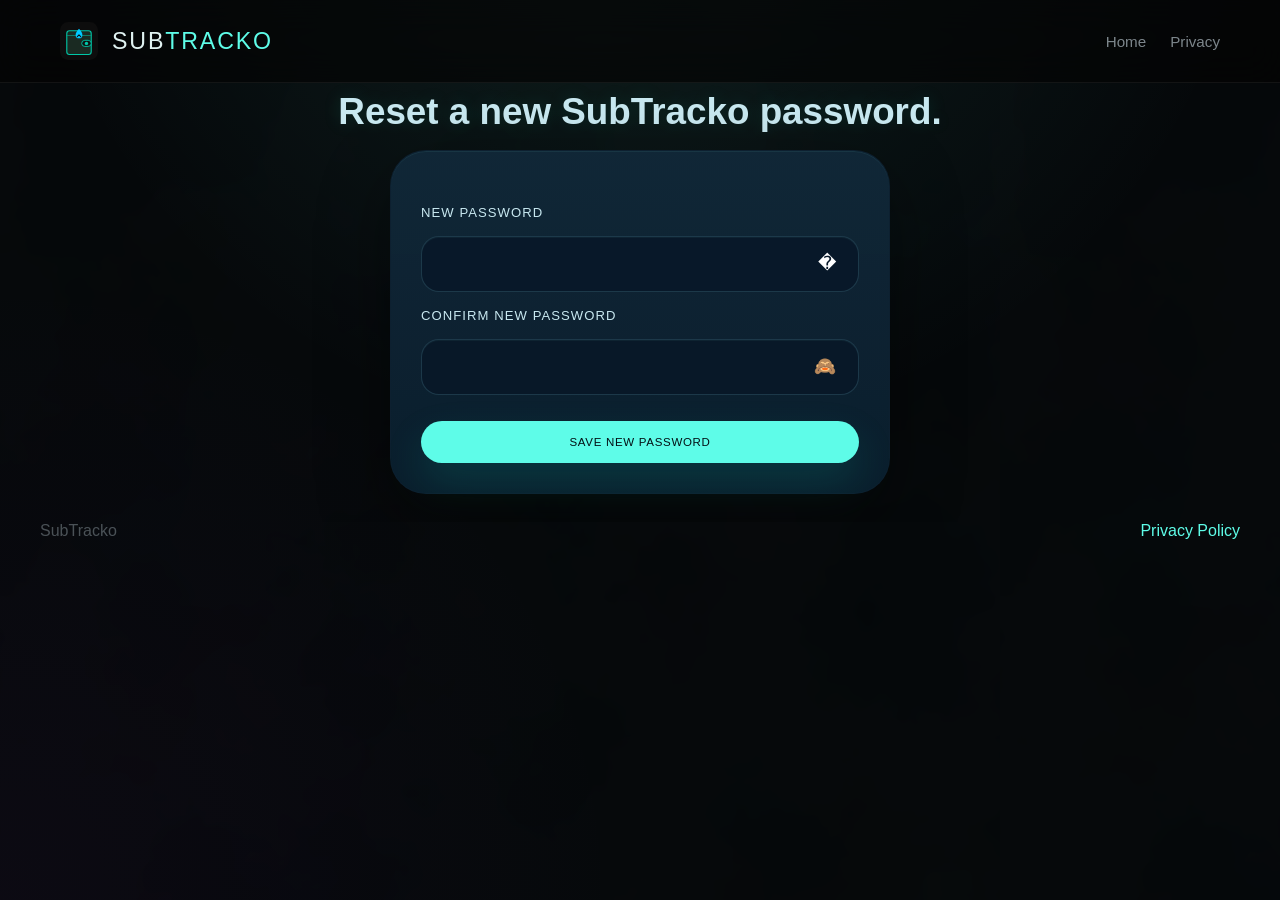
<file: reset-password.html>
<!DOCTYPE html>
<html lang="en">
  <head>
    <meta charset="UTF-8" />
    <meta name="viewport" content="width=device-width, initial-scale=1.0" />
    <title>SubTracko Password Reset</title>
    <meta
      name="description"
      content="Reset your SubTracko account password."
    />
    <link rel="stylesheet" href="./styles.css" />
  </head>
  <body>
    <header class="topbar">
      <div class="page-shell">
        <div class="topbar-inner">
          <a class="brand" href="./index.html" aria-label="SubTracko home">
            <img class="brand-mark" src="./assets/brand/subtracko-mark.svg" alt="" aria-hidden="true" />
            <span class="brand-text">SUB<span>TRACKO</span></span>
          </a>
          <nav class="topnav">
            <a href="./index.html">Home</a>
            <a href="./privacy.html">Privacy</a>
          </nav>
        </div>
      </div>
    </header>

    <div class="page-shell">
      <main class="privacy-page reset-page">
        <section class="reset-hero reveal">
          <div class="reset-hero-copy">
            <h1>Reset a new SubTracko password.</h1>
          </div>
        </section>

        <section class="reset-shell reveal">
          <section class="privacy-card reset-card">
            <div class="reset-card-header">
              <div id="reset-header" hidden>✓</div>
            </div>

            <div id="reset-status" class="reset-status" role="status" aria-live="polite" hidden>
              Validating your reset link...
            </div>

            <div id="success-container" class="success-container" hidden>
              <p id="success-message" class="success-message"></p>
              <button id="open-app-button" class="button button-primary success-button">Open the App</button>
            </div>

            <form id="reset-form" class="reset-form">
              <label class="reset-label" for="password">New password</label>
              <div class="reset-input-wrapper">
                <input
                  id="password"
                  class="reset-input"
                  name="password"
                  type="password"
                  autocomplete="new-password"
                  required
                />
                <button type="button" class="toggle-password" id="toggle-password" aria-label="Toggle password visibility">
                  �
                </button>
              </div>

              <label class="reset-label" for="confirm-password">Confirm new password</label>
              <div class="reset-input-wrapper">
                <input
                  id="confirm-password"
                  class="reset-input"
                  name="confirm-password"
                  type="password"
                  autocomplete="new-password"
                  required
                />
                <button type="button" class="toggle-password" id="toggle-confirm-password" aria-label="Toggle password visibility">
                  🙈
                </button>
              </div>

              <button id="reset-button" class="button button-primary reset-button" type="submit">
                Save new password
              </button>
            </form>
          </section>
        </section>
      </main>

      <footer class="site-footer">
        <p>SubTracko</p>
        <a href="./privacy.html">Privacy Policy</a>
      </footer>
    </div>

    <script type="module">
      import { createClient } from 'https://esm.sh/@supabase/supabase-js@2';

      const supabaseUrl = 'https://qmyxrziikhvjodorfjcs.supabase.co';
      const supabaseAnonKey =
        'eyJhbGciOiJIUzI1NiIsInR5cCI6IkpXVCJ9.eyJpc3MiOiJzdXBhYmFzZSIsInJlZiI6InFteXhyemlpa2h2am9kb3JmamNzIiwicm9sZSI6ImFub24iLCJpYXQiOjE3NzczMDAxOTcsImV4cCI6MjA5Mjg3NjE5N30.8Xe-HDZajx-CY2LGtPA7aoRB_u5yok1z4qL3chsa2BM';

      const statusEl = document.getElementById('reset-status');
      const formEl = document.getElementById('reset-form');
      const buttonEl = document.getElementById('reset-button');
      const passwordEl = document.getElementById('password');
      const confirmPasswordEl = document.getElementById('confirm-password');
      const togglePasswordBtn = document.getElementById('toggle-password');
      const toggleConfirmPasswordBtn = document.getElementById('toggle-confirm-password');
      const resetHeaderEl = document.getElementById('reset-header');
      const successContainerEl = document.getElementById('success-container');
      const successMessageEl = document.getElementById('success-message');
      const openAppButtonEl = document.getElementById('open-app-button');

      const supabase = createClient(supabaseUrl, supabaseAnonKey);

      function togglePasswordVisibility(input, button) {
        const isPassword = input.type === 'password';
        input.type = isPassword ? 'text' : 'password';
        
        // Add animation
        button.classList.add('toggling');
        
        // Change icon: show eye when revealing, hide icon when hiding
        button.textContent = isPassword ? '👁️' : '🙈';
        
        // Remove animation class after it completes
        setTimeout(() => {
          button.classList.remove('toggling');
        }, 400);
      }

      togglePasswordBtn.addEventListener('click', (e) => {
        e.preventDefault();
        togglePasswordVisibility(passwordEl, togglePasswordBtn);
      });

      toggleConfirmPasswordBtn.addEventListener('click', (e) => {
        e.preventDefault();
        togglePasswordVisibility(confirmPasswordEl, toggleConfirmPasswordBtn);
      });

     function setStatus(message, tone = 'info', hideForm = false) {
        statusEl.textContent = message;
        statusEl.className = `reset-status reset-status-${tone}`;
        statusEl.hidden = false;
        if (hideForm) {
          formEl.hidden = true;
        }
    }

      function readParamsFromUrl() {
        const hashParams = new URLSearchParams(window.location.hash.replace(/^#/, ''));
        const searchParams = new URLSearchParams(window.location.search);

        return {
          accessToken: hashParams.get('access_token') || searchParams.get('access_token'),
          refreshToken: hashParams.get('refresh_token') || searchParams.get('refresh_token'),
          errorCode: hashParams.get('error_code') || searchParams.get('error_code'),
          errorDescription:
            hashParams.get('error_description') || searchParams.get('error_description'),
        };
      }

      async function bootstrap() {
        const { accessToken, refreshToken, errorCode, errorDescription } = readParamsFromUrl();

        // Show form initially
        formEl.hidden = false;
        statusEl.hidden = true;

        if (errorCode) {
          const decodedDescription = errorDescription
            ? decodeURIComponent(errorDescription.replace(/\+/g, ' '))
            : 'This reset link is invalid.';
          
          // Check for expired link errors
          const isExpired = decodedDescription.toLowerCase().includes('expired') || 
                           decodedDescription.toLowerCase().includes('invalid') ||
                           errorCode === 'otp_expired';
          
          if (isExpired) {
            setStatus(`${decodedDescription} Please go back to the app and request a new password reset email.`, 'error');
          } else {
            setStatus(decodedDescription, 'error');
          }
          formEl.hidden = true;
          return;
        }

        if (!accessToken || !refreshToken) {
          // Show form even without tokens - validation will happen on submit
          return;
        }

        const { error } = await supabase.auth.setSession({
          access_token: accessToken,
          refresh_token: refreshToken,
        });

        if (error) {
          const isExpired = error.message.toLowerCase().includes('expired');
          if (isExpired) {
            setStatus(`${error.message} Please go back to the app and request a new password reset email.`, 'error');
          } else {
            setStatus(error.message, 'error');
          }
          formEl.hidden = true;
          return;
        }

        // Successfully validated reset link
        statusEl.hidden = true;
      }

      formEl.addEventListener('submit', async (event) => {
        event.preventDefault();

        const password = passwordEl.value.trim();
        const confirmPassword = confirmPasswordEl.value.trim();

        if (password.length < 6) {
           setStatus('Keep a password with at least 6 characters.', 'error', false);
          return;
        }

        if (password !== confirmPassword) {
          setStatus('The passwords do not match.', 'error', false);
          return;
        }

        buttonEl.disabled = true;
        setStatus('Saving your new password...', 'info', false);
        const { error } = await supabase.auth.updateUser({ password });

       if (error) {
  if (error.message.toLowerCase().includes('same')) {
    setStatus('New password must be different from your old password.', 'error', false);
  } else {
    setStatus(error.message, 'error', false);
  }

  buttonEl.disabled = false;
  return;
}

        // Show success state
        resetHeaderEl.hidden = false;
        resetHeaderEl.classList.add('success-header');
        statusEl.hidden = true;
        formEl.hidden = true;
        successMessageEl.textContent = 'Your password has been successfully updated. Now open the app and sign in with your new password.';
        successContainerEl.hidden = false;
        buttonEl.disabled = false;

        const openAppButton = document.getElementById('open-app-button');
        openAppButton.addEventListener('click', () => {
          const isAndroid = /Android/.test(navigator.userAgent);
          const isIOS = /iPad|iPhone|iPod/.test(navigator.userAgent);

          if (isAndroid) {
            // For Android, try multiple approaches
            // First, try the Android intent scheme
            const intentUrl = 'intent://host#Intent;scheme=subtracko;package=com.shristy.subtracko;action=android.intent.action.VIEW;end';
            window.location.href = intentUrl;

            // Fallback to Play Store after 2 seconds if app doesn't open
            setTimeout(() => {
              window.location.href = 'https://play.google.com/store/apps/details?id=com.shristy.subtracko';
            }, 2000);
          } else if (isIOS) {
            // For iOS, try the app URL scheme
            window.location.href = 'subtracko://';

            // Fallback to App Store after 2 seconds if app doesn't open
            setTimeout(() => {
              window.location.href = 'https://apps.apple.com/app/subtracko/id1234567890';
            }, 2000);
          } else {
            // Fallback for web
            alert('Please open the SubTracko app on your phone. Your password has been successfully reset.');
          }
        });
      });

      bootstrap();
    </script>
  </body>
</html>
</file>
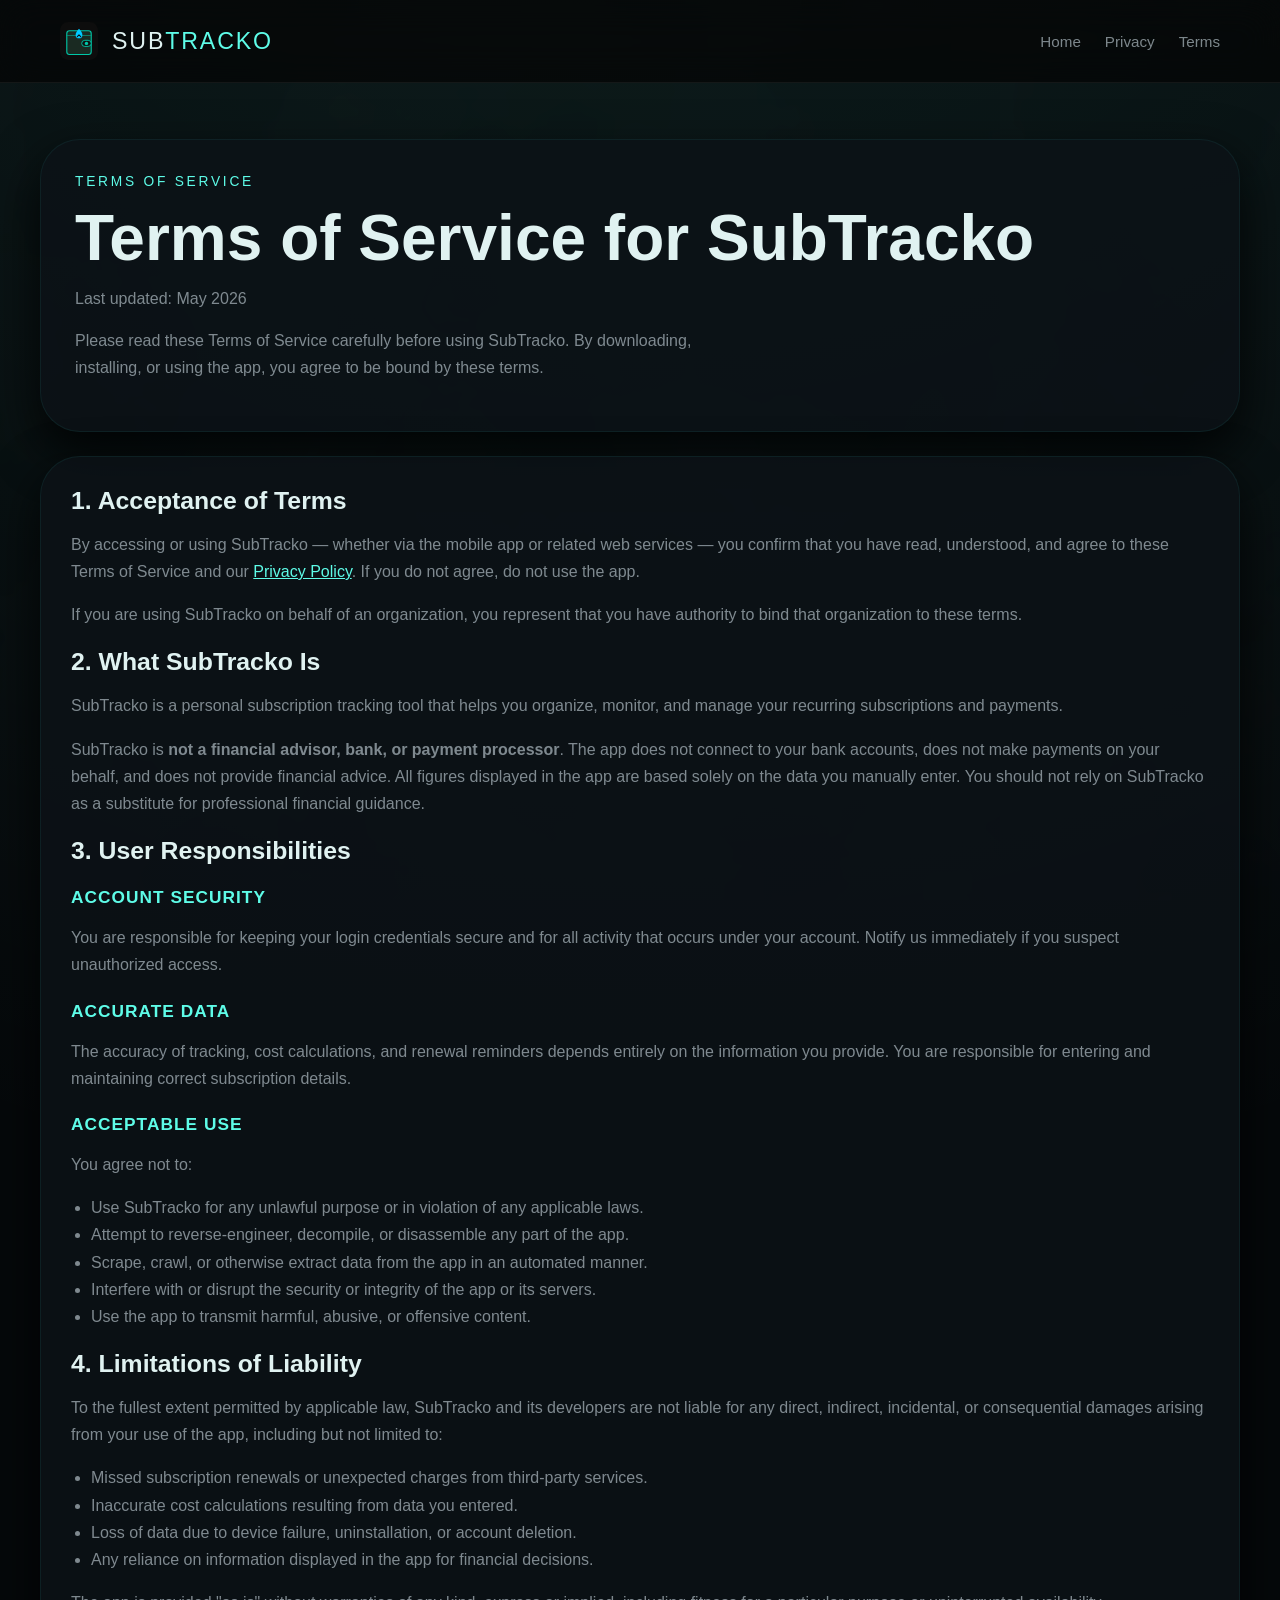
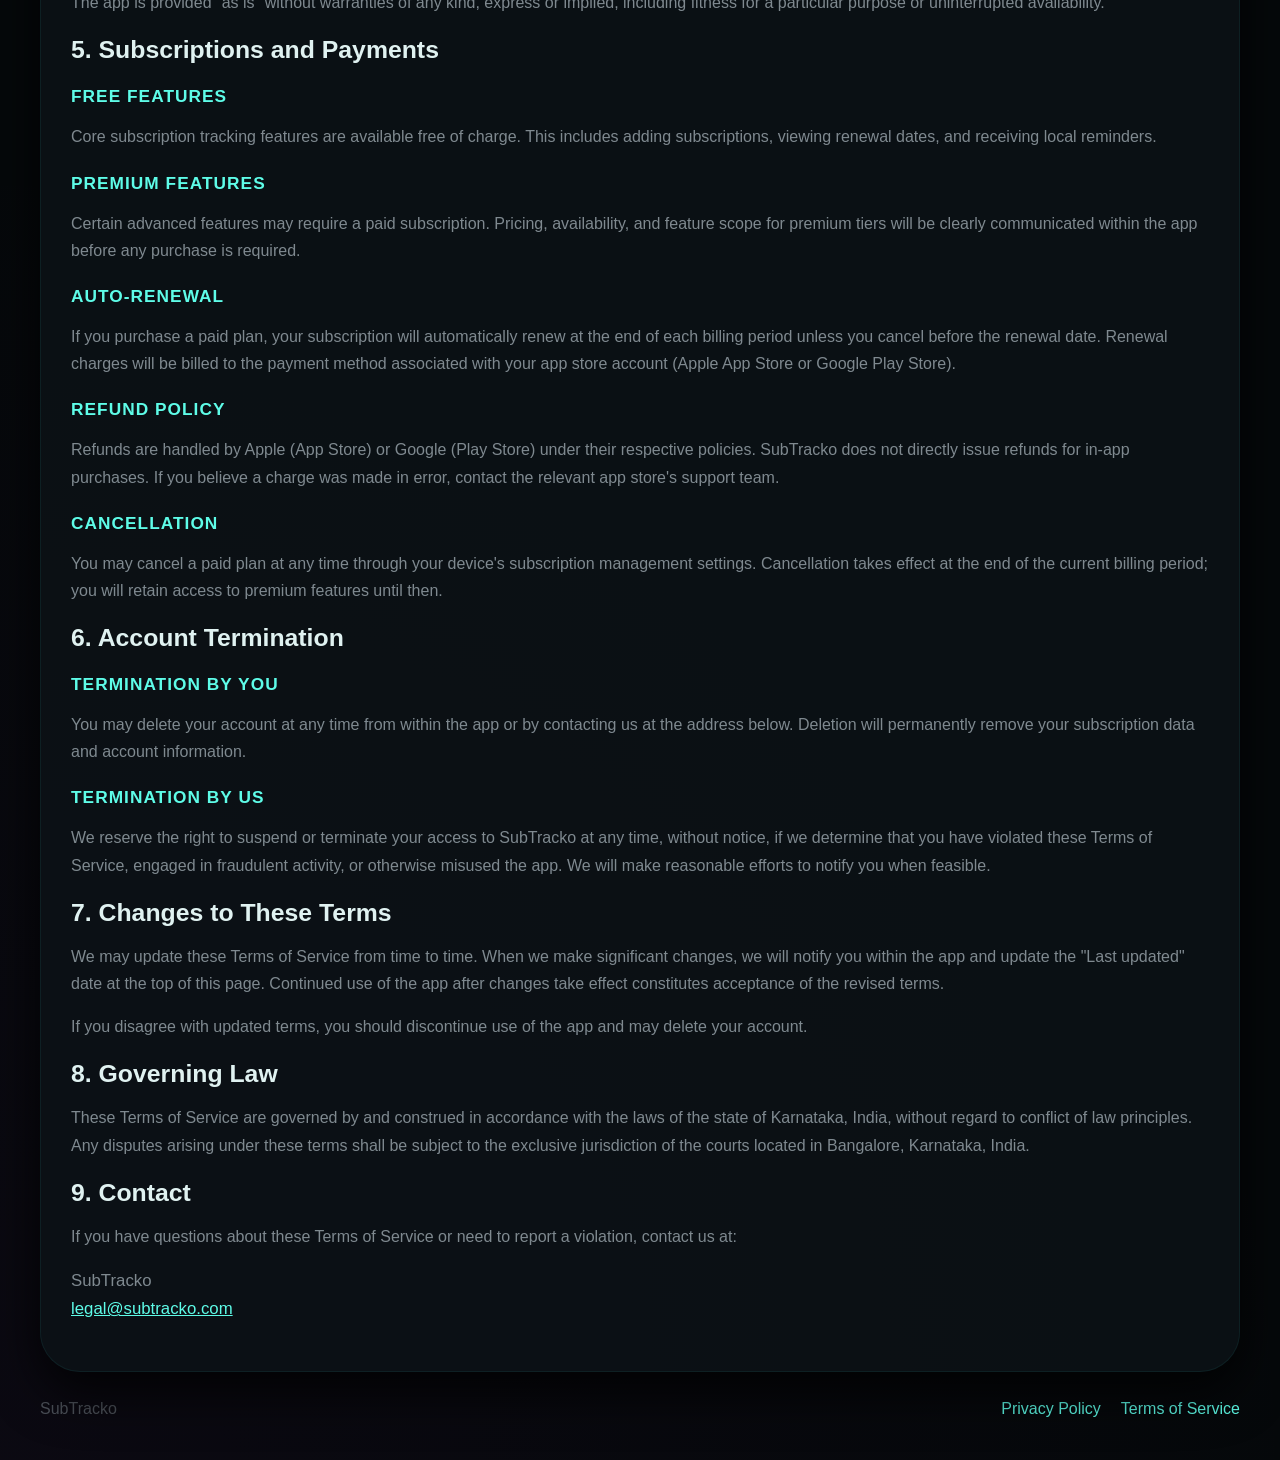
<file: terms.html>
<!DOCTYPE html>
<html lang="en">
  <head>
    <meta charset="UTF-8" />
    <meta name="viewport" content="width=device-width, initial-scale=1.0" />
    <title>SubTracko Terms of Service</title>
    <meta
      name="description"
      content="Terms of Service for SubTracko, the subscription tracking app."
    />
    <link rel="stylesheet" href="./styles.css" />
  </head>
  <body>
    <header class="topbar">
      <div class="page-shell">
        <div class="topbar-inner">
          <a class="brand" href="./index.html" aria-label="SubTracko home">
            <img class="brand-mark" src="./assets/brand/subtracko-mark.svg" alt="" aria-hidden="true" />
            <span class="brand-text">SUB<span>TRACKO</span></span>
          </a>
          <nav class="topnav">
            <a href="./index.html">Home</a>
            <a href="./privacy.html">Privacy</a>
            <a href="./terms.html">Terms</a>
          </nav>
        </div>
      </div>
    </header>

    <div class="page-shell">
      <main class="privacy-page">
        <section class="privacy-hero reveal">
          <p class="eyebrow">TERMS OF SERVICE</p>
          <h1>Terms of Service for SubTracko</h1>
          <p class="privacy-lead">
            Last updated: May 2026
          </p>
          <p class="privacy-lead">
            Please read these Terms of Service carefully before using SubTracko.
            By downloading, installing, or using the app, you agree to be bound by these terms.
          </p>
        </section>

        <section class="privacy-card reveal">

          <h2>1. Acceptance of Terms</h2>
          <p>
            By accessing or using SubTracko — whether via the mobile app or related web services
            — you confirm that you have read, understood, and agree to these Terms of Service and
            our <a href="./privacy.html" style="color: var(--accent);">Privacy Policy</a>.
            If you do not agree, do not use the app.
          </p>
          <p>
            If you are using SubTracko on behalf of an organization, you represent that you have
            authority to bind that organization to these terms.
          </p>

          <h2>2. What SubTracko Is</h2>
          <p>
            SubTracko is a personal subscription tracking tool that helps you organize, monitor,
            and manage your recurring subscriptions and payments.
          </p>
          <p>
            SubTracko is <strong>not a financial advisor, bank, or payment processor</strong>.
            The app does not connect to your bank accounts, does not make payments on your behalf,
            and does not provide financial advice. All figures displayed in the app are based
            solely on the data you manually enter. You should not rely on SubTracko as a substitute
            for professional financial guidance.
          </p>

          <h2>3. User Responsibilities</h2>
          <h3>Account security</h3>
          <p>
            You are responsible for keeping your login credentials secure and for all activity that
            occurs under your account. Notify us immediately if you suspect unauthorized access.
          </p>
          <h3>Accurate data</h3>
          <p>
            The accuracy of tracking, cost calculations, and renewal reminders depends entirely on
            the information you provide. You are responsible for entering and maintaining correct
            subscription details.
          </p>
          <h3>Acceptable use</h3>
          <p>
            You agree not to:
          </p>
          <ul>
            <li>Use SubTracko for any unlawful purpose or in violation of any applicable laws.</li>
            <li>Attempt to reverse-engineer, decompile, or disassemble any part of the app.</li>
            <li>Scrape, crawl, or otherwise extract data from the app in an automated manner.</li>
            <li>Interfere with or disrupt the security or integrity of the app or its servers.</li>
            <li>Use the app to transmit harmful, abusive, or offensive content.</li>
          </ul>

          <h2>4. Limitations of Liability</h2>
          <p>
            To the fullest extent permitted by applicable law, SubTracko and its developers are not
            liable for any direct, indirect, incidental, or consequential damages arising from your
            use of the app, including but not limited to:
          </p>
          <ul>
            <li>Missed subscription renewals or unexpected charges from third-party services.</li>
            <li>Inaccurate cost calculations resulting from data you entered.</li>
            <li>Loss of data due to device failure, uninstallation, or account deletion.</li>
            <li>Any reliance on information displayed in the app for financial decisions.</li>
          </ul>
          <p>
            The app is provided "as is" without warranties of any kind, express or implied,
            including fitness for a particular purpose or uninterrupted availability.
          </p>

          <h2>5. Subscriptions and Payments</h2>
          <h3>Free features</h3>
          <p>
            Core subscription tracking features are available free of charge. This includes adding
            subscriptions, viewing renewal dates, and receiving local reminders.
          </p>
          <h3>Premium features</h3>
          <p>
            Certain advanced features may require a paid subscription. Pricing, availability, and
            feature scope for premium tiers will be clearly communicated within the app before any
            purchase is required.
          </p>
          <h3>Auto-renewal</h3>
          <p>
            If you purchase a paid plan, your subscription will automatically renew at the end of
            each billing period unless you cancel before the renewal date. Renewal charges will be
            billed to the payment method associated with your app store account (Apple App Store or
            Google Play Store).
          </p>
          <h3>Refund policy</h3>
          <p>
            Refunds are handled by Apple (App Store) or Google (Play Store) under their respective
            policies. SubTracko does not directly issue refunds for in-app purchases. If you believe
            a charge was made in error, contact the relevant app store's support team.
          </p>
          <h3>Cancellation</h3>
          <p>
            You may cancel a paid plan at any time through your device's subscription management
            settings. Cancellation takes effect at the end of the current billing period; you will
            retain access to premium features until then.
          </p>

          <h2>6. Account Termination</h2>
          <h3>Termination by you</h3>
          <p>
            You may delete your account at any time from within the app or by contacting us at the
            address below. Deletion will permanently remove your subscription data and account
            information.
          </p>
          <h3>Termination by us</h3>
          <p>
            We reserve the right to suspend or terminate your access to SubTracko at any time,
            without notice, if we determine that you have violated these Terms of Service, engaged
            in fraudulent activity, or otherwise misused the app. We will make reasonable efforts
            to notify you when feasible.
          </p>

          <h2>7. Changes to These Terms</h2>
          <p>
            We may update these Terms of Service from time to time. When we make significant
            changes, we will notify you within the app and update the "Last updated" date at the
            top of this page. Continued use of the app after changes take effect constitutes
            acceptance of the revised terms.
          </p>
          <p>
            If you disagree with updated terms, you should discontinue use of the app and may
            delete your account.
          </p>

          <h2>8. Governing Law</h2>
          <p>
            These Terms of Service are governed by and construed in accordance with the laws of
            the state of Karnataka, India, without regard to conflict of law principles. Any
            disputes arising under these terms shall be subject to the exclusive jurisdiction of
            the courts located in Bangalore, Karnataka, India.
          </p>

          <h2>9. Contact</h2>
          <p>
            If you have questions about these Terms of Service or need to report a violation,
            contact us at:
          </p>
          <p class="privacy-contact">
            SubTracko<br />
            <a href="mailto:legal@subtracko.com">legal@subtracko.com</a>
          </p>

        </section>
      </main>

      <footer class="site-footer">
        <p>SubTracko</p>
        <div style="display: flex; gap: 20px;">
          <a href="./privacy.html">Privacy Policy</a>
          <a href="./terms.html">Terms of Service</a>
        </div>
      </footer>
    </div>
  </body>
</html>
</file>
<file: styles.css>
:root {
  --bg: #05080a;
  --bg-soft: #0a0f14;
  --panel: rgba(12, 18, 23, 0.85);
  --panel-strong: #10161d;
  --border: rgba(57, 208, 200, 0.08);
  --text: #e0f2f1;
  --muted: rgba(176, 190, 197, 0.7);
  --dim: rgba(176, 190, 197, 0.4);
  --accent: #5efce8; /* Spectral Teal */
  --accent-ghost: rgba(94, 252, 232, 0.15);
  --danger: #ff5252;
  --shadow: 0 20px 50px rgba(0, 0, 0, 0.8);
  --radius-xl: 40px;
  --radius-lg: 24px;
  --radius-md: 18px;
  --wrap: 1200px;
  --fog: rgba(255, 255, 255, 0.03);
}

* {
  box-sizing: border-box;
}

html {
  scroll-behavior: smooth;
}

body {
  margin: 0;
  min-width: 320px;
  background-color: var(--bg);
  background-image: 
    radial-gradient(circle at 50% -20%, rgba(94, 252, 232, 0.1), transparent 50%),
    radial-gradient(circle at 0% 100%, rgba(123, 31, 162, 0.05), transparent 40%);
  color: var(--text);
  font-family: "Trebuchet MS", "Segoe UI", sans-serif;
  overflow-x: hidden;
}

/* Rolling Fog Animation */
body::before {
  content: "";
  position: fixed;
  top: 0;
  left: 0;
  width: 200%;
  height: 100%;
  background: 
    transparent url('data:image/svg+xml;utf8,<svg xmlns="http://www.w3.org/2000/svg" width="1000" height="1000"><filter id="f"><feTurbulence type="fractalNoise" baseFrequency=".005" numOctaves="5" seed="1"/></filter><rect width="1000" height="1000" filter="url(%23f)" opacity=".1"/></svg>') repeat-x;
  opacity: 0.15;
  pointer-events: none;
  z-index: 0;
  animation: fogMove 60s linear infinite;
}

@keyframes fogMove {
  from { transform: translateX(0); }
  to { transform: translateX(-50%); }
}

.page-shell {
  position: relative;
  z-index: 1;
  width: min(var(--wrap), calc(100% - 40px));
  margin: 0 auto;
}

.topbar {
  position: sticky;
  top: 0;
  z-index: 20;
  backdrop-filter: blur(18px);
  background: rgba(5, 5, 5, 0.72);
  border-bottom: 1px solid rgba(255, 255, 255, 0.06);
}

.topbar-inner {
  display: flex;
  justify-content: flex-start;
  align-items: center;
  width: 100%;
  padding: 22px 20px;
  flex-wrap: nowrap;
}

.brand {
  display: inline-flex;
  align-items: center;
  gap: 14px;
  color: var(--text);
  text-decoration: none;
  flex-shrink: 0;
}

.brand-mark {
  width: 38px;
  height: 38px;
  display: block;
  flex: 0 0 38px;
}

.brand-text {
  font-family: "Arial Black", "Segoe UI", sans-serif;
  font-size: 1.45rem;
  letter-spacing: 0.08em;
  white-space: nowrap;
}

.brand-text span {
  color: var(--accent);
}

@media (max-width: 640px) {
  .brand-text {
    font-size: 1.1rem;
  }

  .topnav {
    gap: 16px;
  }

  .topnav a {
    font-size: 0.85rem;
  }
}

.topnav {
  display: flex;
  align-items: center;
  gap: 24px;
  margin-left: auto;
  flex-wrap: wrap;
}

.topnav a {
  color: var(--muted);
  text-decoration: none;
  font-size: 0.95rem;
}

.topnav a:hover {
  color: var(--accent);
}

.download-nav-wrap {
  position: relative;
}

.topnav-cta {
  display: inline-flex;
  align-items: center;
  gap: 10px;
  padding: 12px 18px;
  border: 1px solid rgba(94, 252, 232, 0.45);
  border-radius: 999px;
  background: linear-gradient(180deg, rgba(94, 252, 232, 0.18), rgba(94, 252, 232, 0.08));
  color: var(--text) !important;
  box-shadow: 0 0 0 1px rgba(94, 252, 232, 0.08), 0 12px 24px rgba(0, 0, 0, 0.22);
  cursor: pointer;
  font-family: inherit;
  font-size: inherit;
  letter-spacing: inherit;
}

.topnav-cta:hover {
  color: #041116 !important;
  background: var(--accent);
  border-color: var(--accent);
}

.download-chevron {
  font-size: 0.7em;
  margin-left: -4px;
  opacity: 0.7;
}

.download-dropdown {
  position: absolute;
  top: calc(100% + 10px);
  right: 0;
  min-width: 200px;
  background: #0d2128;
  border: 1px solid rgba(94, 252, 232, 0.2);
  border-radius: 14px;
  padding: 10px;
  display: flex;
  flex-direction: column;
  gap: 6px;
  box-shadow: 0 16px 40px rgba(0, 0, 0, 0.4);
  z-index: 200;
}

.download-dropdown-item {
  display: flex;
  align-items: center;
  justify-content: center;
  padding: 6px 8px;
  border-radius: 8px;
  transition: background 0.15s;
}

.download-dropdown-item:hover {
  background: rgba(94, 252, 232, 0.08);
}

.download-dropdown-item img {
  height: 38px;
  width: auto;
  display: block;
}

.playstore-icon {
  width: 1.05em;
  height: 1.05em;
  flex: 0 0 auto;
  display: block;
}
.googleplay-icon {
  width: auto;
  height: 2.6em;
}

.playstore-label {
  line-height: 1;
  white-space: nowrap;
}

.playstore-button {
  gap: 0;
  text-transform: none;
  padding: 0 26px;
}

.playstore-button .playstore-label {
  letter-spacing: 0.04em;
}

.hero {
  display: grid;
  grid-template-columns: 1.1fr 0.9fr;
  align-items: center;
  gap: 48px;
  padding: 44px 0 48px;
}

.eyebrow {
  margin: 0 0 18px;
  color: var(--accent);
  font-size: 0.86rem;
  font-family: "Arial Black", "Segoe UI", sans-serif;
  letter-spacing: 0.2em;
}

.hero h1,
.section-heading h2,
.cta-panel h2 {
  margin: 0;
  font-family: "Arial Black", "Segoe UI", sans-serif;
  line-height: 0.96;
}

.hero h1 {
  font-size: clamp(2.5rem, 5.8vw, 5rem);
  max-width: 12ch;
  text-shadow: 0 0 30px rgba(94, 252, 232, 0.2);
}

.hero h1 span {
  display: block;
  color: var(--accent);
  font-size: 0.52em;
  margin-top: 0.28em;
  opacity: 0.8;
}

.hero h1 .hero-line-primary {
  color: var(--text);
  font-size: 1em;
  margin-top: 0;
  white-space: nowrap;
}

.hero-text,
.story-copy p,
.cta-panel p,
.feature-card p,
.flow-grid p,
.proof-strip p {
  color: var(--muted);
  line-height: 1.65;
}

.hero-text {
  max-width: 58ch;
  margin: 22px 0 0;
  font-size: 1.06rem;
}

.hero-actions {
  display: flex;
  flex-wrap: nowrap;
  gap: 8px;
  margin-top: 30px;
  width: 100%;
}

.hero-actions > * {
  flex: 0 0 auto;
}

.button {
  display: inline-flex;
  align-items: center;
  justify-content: center;
  min-height: 42px;
  padding: 0 18px;
  border-radius: 999px;
  text-decoration: none;
  font-family: "Arial Black", "Segoe UI", sans-serif;
  font-size: 0.72rem;
  letter-spacing: 0.06em;
  text-transform: uppercase;
  transition: transform 0.22s ease, background 0.22s ease, color 0.22s ease;
}

.button:hover {
  transform: translateY(-2px);
}

.button-primary {
  background: var(--accent);
  color: #041116;
}

.button-secondary {
  border: 1px solid rgba(255, 255, 255, 0.12);
  color: var(--text);
  background: rgba(255, 255, 255, 0.03);
}

@media (max-width: 900px) {
  .hero-actions {
    gap: 8px;
  }

  .hero-actions > * {
    flex: 0 1 auto;
    min-width: 0;
  }

  .hero-actions .button {
    min-height: 46px;
    padding: 0 12px;
    font-size: 0.64rem;
    letter-spacing: 0.03em;
  }

  .playstore-button {
    gap: 6px;
  }

  .playstore-icon {
    width: 0.9em;
    height: 0.9em;
  }
}

@media (max-width: 560px) {
  .hero-actions {
    gap: 6px;
  }

  .hero-actions .button {
    min-height: 42px;
    padding: 0 9px;
    font-size: 0.56rem;
    letter-spacing: 0.02em;
  }

  .playstore-button {
    gap: 5px;
  }

  .playstore-label {
    letter-spacing: 0.01em;
  }
}

.hero-stats {
  display: grid;
  grid-template-columns: repeat(3, 1fr);
  gap: 16px;
  margin-top: 36px;
}

.hero-stats article,
.feature-card,
.flow-grid article,
.cta-panel,
.proof-strip,
.story-shot,
.story-copy {
  border: 1px solid var(--border);
  background: var(--panel);
  box-shadow: var(--shadow);
}

.hero-stats article {
  padding: 22px;
  border-radius: var(--radius-md);
}

.hero-stats strong {
  display: block;
  margin-bottom: 8px;
  color: var(--accent);
  font-size: 1.6rem;
  font-family: "Arial Black", "Segoe UI", sans-serif;
}

.hero-stats span {
  color: var(--muted);
  line-height: 1.5;
  font-size: 0.96rem;
}

.hero-visual {
  display: flex;
  justify-content: center;
}

.phone-stack {
  position: relative;
  width: min(100%, 460px);
  min-height: 862px;
}

.phone-card {
  position: absolute;
  overflow: hidden;
  margin: 0;
  border-radius: 36px;
  border: 1px solid rgba(255, 255, 255, 0.1);
  background: transparent;
  box-shadow: 0 40px 90px rgba(0, 0, 0, 0.48);
}

.phone-card img,
.phone-card video {
  display: block;
  width: 100%;
  border: 7px solid rgba(255, 255, 255, 0.16);
  border-radius: 44px;
  box-sizing: border-box;
}

.phone-card-back {
  aspect-ratio: 9 / 16;
  border: 7px solid rgba(255, 255, 255, 0.16);
  border-radius: 44px;
}

.phone-card-back video {
  position: absolute;
  inset: 0;
  width: 100%;
  height: 100%;
  object-fit: cover;
  border: 0;
  border-radius: inherit;
  transform: scale(1.02);
  transform-origin: center;
  background: transparent;
}

.story-shot img {
  display: block;
  width: 100%;
  height: auto;
}

.phone-card-back {
  inset: 0 0 auto auto;
  width: 60%;
  transform: none;
  opacity: 1;
  animation: driftFront 8s ease-in-out infinite;
}

.phone-card-front {
  display: none;
  inset: 0 0 auto auto;
  width: 60%;
  animation: driftFront 8s ease-in-out infinite;
}

@keyframes driftFront {
  0%,
  100% {
    transform: translateY(0);
  }
  50% {
    transform: translateY(-10px);
  }
}

@keyframes driftBack {
  0%,
  100% {
    transform: rotate(-9deg) translateY(0);
  }
  50% {
    transform: rotate(-7deg) translateY(12px);
  }
}

.proof-strip {
  display: grid;
  gap: 14px;
  margin: 24px 0 0;
  padding: 30px 32px;
  border-radius: 22px;
  background:
    linear-gradient(135deg, rgba(0, 229, 255, 0.1), rgba(255, 255, 255, 0.02)),
    var(--panel);
}

.proof-kicker {
  margin: 0;
  color: var(--accent);
  font-size: 0.78rem;
  font-family: "Arial Black", "Segoe UI", sans-serif;
  letter-spacing: 0.18em;
  text-transform: uppercase;
}

.proof-strip h2 {
  margin: 0;
  max-width: none;
  font-size: clamp(1.5rem, 3vw, 2.4rem);
  line-height: 1.2;
  font-family: "Arial Black", "Segoe UI", sans-serif;
}

.proof-actions {
  display: flex;
  flex-wrap: wrap;
  gap: 10px;
}

.proof-actions span {
  display: inline-flex;
  align-items: center;
  min-height: 38px;
  padding: 0 14px;
  border-radius: 999px;
  border: 1px solid rgba(255, 255, 255, 0.08);
  background: rgba(255, 255, 255, 0.04);
  color: var(--muted);
  font-size: 0.9rem;
  font-family: "Arial Black", "Segoe UI", sans-serif;
  letter-spacing: 0.04em;
}

.feature-grid {
  display: grid;
  grid-template-columns: repeat(6, 1fr);
  gap: 20px;
  padding: 0px 0 40px;
}

.feature-grid .section-heading {
  grid-column: 1 / -1;
  margin-bottom: 8px;
  max-width: none;
}

.feature-card {
  padding: 30px;
  border-radius: 40px 40px 10px 10px; /* Tombstone Shape */
  background: var(--panel);
  border: 1px solid var(--border);
  transition: all 0.4s ease;
  position: relative;
  overflow: hidden;
}

.feature-card:hover {
  transform: translateY(-12px);
  border-color: var(--accent);
  box-shadow: 0 20px 50px rgba(0, 0, 0, 0.7), 0 0 30px rgba(94, 252, 232, 0.1);
}

.card-index {
  margin: 0 0 16px;
  color: #7b1fa2; /* Ghostly Purple */
  font-family: "Arial Black", "Segoe UI", sans-serif;
  letter-spacing: 0.14em;
  text-transform: uppercase;
  font-weight: bold;
}

.feature-card h2,
.story-copy h3,
.flow-grid h3 {
  margin: 0 0 12px;
  font-size: 1.35rem;
  line-height: 1.1;
}

.story-section {
  position: relative;
  padding: 60px 0 40px;
  background: radial-gradient(circle at center, rgba(123, 31, 162, 0.03), transparent 70%);
}

.story-section .section-heading {
  text-align: center;
  margin-bottom: 60px;
}

.story-row {
  display: grid;
  grid-template-columns: 1fr 1fr;
  gap: 100px;
  align-items: center;
  margin-bottom: 150px;
  position: relative;
}

/* For the dashboard story row, keep the left copy at its natural height
   and limit the right image to match it via JS. Avoid stretching the copy box. */
.story-row-dashboard,
.story-row-image-only {
  align-items: start;
}

.story-row-dashboard .story-shot {
  display: flex;
  align-items: center;
  justify-content: center;
  height: auto;
}

.story-row-dashboard .story-shot img {
  max-height: none; /* height is set by script to match copy box */
  width: auto;
  object-fit: contain;
  height: auto;
  max-width: 100%;
}

@media (min-width: 1081px) {
  /* Use only the image border for dashboard-like story images on desktop. */
  .story-row-dashboard .story-shot,
  .story-row-image-only .story-shot {
    border: none !important;
    background: transparent !important;
    box-shadow: none !important;
    border-radius: 0 !important;
    padding: 0 !important;
    overflow: visible !important;
  }

  .story-row-dashboard .story-shot::before,
  .story-row-image-only .story-shot::before {
    display: none !important;
  }

  .story-row-dashboard .story-shot img,
  .story-row-image-only .story-shot img {
    display: block;
    width: 100%;
    max-width: 100%;
    height: auto;
    border: 7px solid rgba(255, 255, 255, 0.16);
    border-radius: 44px;
  }
}

@media (max-width: 1080px) {
  .story-row-dashboard .story-shot,
  .story-row-image-only .story-shot {
    border: none !important;
    background: transparent !important;
    box-shadow: none !important;
    border-radius: 0 !important;
    padding: 0 !important;
    overflow: visible !important;
  }

  .story-row-dashboard .story-shot::before,
  .story-row-image-only .story-shot::before {
    display: none !important;
  }

  .story-row-dashboard .story-shot img,
  .story-row-image-only .story-shot img {
    display: block;
    width: 100%;
    max-width: 100%;
    height: auto;
    border: 5px solid rgba(255, 255, 255, 0.16);
    border-radius: 44px;
  }
}

/* Spectral Connection Line */
.story-row::after {
  content: "";
  position: absolute;
  top: 100%;
  left: 50%;
  width: 2px;
  height: 150px;
  background: linear-gradient(to bottom, var(--accent-ghost), transparent);
  transform: translateX(-50%);
  z-index: 0;
}

.story-row:last-of-type::after {
  display: none;
}

.story-copy {
  padding: 50px;
  background: var(--panel);
  border: 1px solid var(--border);
  border-radius: 60px 60px 20px 20px; /* Tombstone Shape */
  box-shadow: 
    0 10px 30px rgba(0, 0, 0, 0.5),
    inset 0 1px 1px rgba(255, 255, 255, 0.05);
  position: relative;
  z-index: 2;
  transition: all 0.5s ease;
}

.story-copy:hover {
  transform: translateY(-5px);
  border-color: var(--accent);
  box-shadow: 0 15px 40px rgba(94, 252, 232, 0.1);
}

.story-tag {
  display: inline-block;
  padding: 6px 16px;
  background: rgba(123, 31, 162, 0.2);
  border: 1px solid rgba(123, 31, 162, 0.3);
  color: #d1c4e9;
  border-radius: 99px;
  font-size: 0.7rem;
  font-weight: bold;
  letter-spacing: 0.1em;
  margin-bottom: 24px;
  text-transform: uppercase;
}

.story-copy h3 {
  font-size: 2.2rem;
  margin-bottom: 24px;
  color: #fff;
  text-shadow: 0 0 20px rgba(94, 252, 232, 0.3);
}

.story-copy p {
  font-size: 1.15rem;
  color: var(--muted);
  line-height: 1.7;
}

/* Spectral Phone Frames */
.story-shot-wrap {
  position: relative;
  perspective: 1000px;
}

.story-shot {
  position: relative;
  background: #000;
  border: 6px solid #12181f;
  border-radius: 50px;
  box-shadow: 
    0 50px 100px rgba(0, 0, 0, 0.8),
    0 0 30px rgba(94, 252, 232, 0.1);
  overflow: hidden;
  transition: all 0.6s cubic-bezier(0.23, 1, 0.32, 1);
}

.story-shot:hover {
  transform: rotateY(-10deg) rotateX(5deg) scale(1.05);
  box-shadow: 
    -20px 50px 100px rgba(0, 0, 0, 0.9),
    0 0 50px rgba(94, 252, 232, 0.2);
}

/* Flicker Animation for the screens */
.story-shot img {
  animation: spectralFlicker 10s infinite;
}

@keyframes spectralFlicker {
  0%, 100% { opacity: 1; filter: brightness(1); }
  50% { opacity: 0.95; filter: brightness(1.1) saturate(1.2); }
  52% { opacity: 1; filter: brightness(1); }
  54% { opacity: 0.98; }
}

.story-shot::before {
  content: "";
  position: absolute;
  top: 0;
  left: 50%;
  transform: translateX(-50%);
  width: 130px;
  height: 26px;
  background: #12181f;
  border-bottom-left-radius: 20px;
  border-bottom-right-radius: 20px;
  z-index: 10;
}

.dual-shot {
  display: flex;
  gap: 40px;
  justify-content: center;
}

.dual-shot .story-shot-wrap:nth-child(2) {
  margin-top: 100px;
}

.dual-shot-equal {
  align-items: flex-start;
}

.dual-shot-equal .story-shot-wrap {
  flex: 1;
}

.dual-shot-equal .story-shot-wrap:nth-child(2) {
  margin-top: 0;
}

.dual-shot-equal .story-shot img {
  height: auto;
}

.story-row-dual-full {
  display: block;
}

.story-row-dual-full .story-copy {
  max-width: 640px;
  margin: 0 auto 60px;
  text-align: center;
}

.story-row-dual-full .dual-shot {
  gap: 40px;
}

.story-row-dual-full .dual-shot .story-shot-wrap {
  flex: 1;
}

.story-shot-float {
  animation: spectralFloat 6s ease-in-out infinite;
}

@keyframes spectralFloat {
  0%, 100% { transform: translateY(0) rotate(0); }
  50% { transform: translateY(-20px) rotate(1deg); }
}

@media (max-width: 1080px) {
  .story-row, .story-row-reverse {
    grid-template-columns: 1fr;
    direction: ltr;
    gap: 40px;
    margin-bottom: 80px;
    text-align: center;
  }

  .story-copy {
    max-width: 500px;
    margin: 0 auto;
  }

  .dual-shot {
    flex-direction: column;
  }

  .dual-shot .story-shot:nth-child(2) {
    margin-top: 0;
  }
}

@keyframes storyCardFloat {
  0%,
  100% {
    transform: translate3d(0, 0, 0) rotate(0deg);
  }
  50% {
    transform: translate3d(0, -8px, 0) rotate(-0.8deg);
  }
}

@keyframes storyCardFloatReverse {
  0%,
  100% {
    transform: translate3d(0, 0, 0) rotate(0deg);
  }
  50% {
    transform: translate3d(0, 7px, 0) rotate(0.8deg);
  }
}

.flow-grid {
  display: grid;
  grid-template-columns: repeat(4, 1fr);
  gap: 20px;
  margin-top: 30px;
}

.flow-grid article {
  padding: 26px;
  border-radius: var(--radius-lg);
}

.flow-grid span {
  display: inline-flex;
  width: 44px;
  height: 44px;
  align-items: center;
  justify-content: center;
  margin-bottom: 18px;
  border-radius: 50%;
  background: rgba(0, 229, 255, 0.12);
  color: var(--accent);
  font-family: "Arial Black", "Segoe UI", sans-serif;
}

.cta-panel {
  margin: 120px 0;
  padding: 80px 40px;
  border-radius: 100px 100px 20px 20px; /* Large Tombstone */
  background: 
    linear-gradient(to bottom, rgba(12, 18, 23, 0.98), #05080a),
    radial-gradient(circle at top, rgba(94, 252, 232, 0.15), transparent 70%);
  border: 1px solid var(--border);
  text-align: center;
  position: relative;
  box-shadow: 0 -20px 50px rgba(0, 0, 0, 0.5);
}

.cta-panel h2 {
  font-size: clamp(2.2rem, 5vw, 4.5rem);
  text-shadow: 0 0 40px rgba(94, 252, 232, 0.3);
  margin-bottom: 30px;
}


.cta-panel p {
  max-width: 720px;
  margin: 18px auto 0;
}

.cta-panel .button {
  margin-top: 28px;
}

.site-footer {
  display: flex;
  justify-content: space-between;
  align-items: center;
  gap: 16px;
  padding: 0 0 42px;
  color: var(--dim);
}

.site-footer p {
  margin: 0;
}

.site-footer a {
  color: var(--accent);
  text-decoration: none;
}

.site-footer a:hover {
  text-decoration: underline;
}

.privacy-page {
  padding: 56px 0 28px;
}

.privacy-hero,
.privacy-card {
  border: 1px solid var(--border);
  background: var(--panel);
  box-shadow: var(--shadow);
}

.privacy-hero {
  margin: 0 auto 24px;
  padding: 34px;
  border-radius: var(--radius-xl);
}

.privacy-hero h1,
.privacy-card h2,
.privacy-card h3 {
  font-family: "Arial Black", "Segoe UI", sans-serif;
}

.privacy-hero h1 {
  margin: 0;
  font-size: clamp(2.4rem, 5vw, 4.6rem);
  line-height: 0.98;
}

.privacy-lead {
  max-width: 70ch;
  color: var(--muted);
  line-height: 1.65;
}

.privacy-card {
  padding: 30px;
  border-radius: var(--radius-xl);
}

.privacy-card h2 {
  margin: 20px 0 12px;
  font-size: 1.55rem;
}

.privacy-card h2:first-child {
  margin-top: 0;
}

.privacy-card h3 {
  margin: 22px 0 10px;
  font-size: 1.08rem;
  color: var(--accent);
  letter-spacing: 0.06em;
  text-transform: uppercase;
}

.privacy-card p,
.privacy-card li {
  color: var(--muted);
  line-height: 1.7;
}

.privacy-card ul {
  margin: 14px 0 0;
  padding-left: 20px;
}

.privacy-contact {
  font-size: 1.05rem;
}

.privacy-contact a {
  color: var(--accent);
}

.reset-page {
  position: relative;
  padding-top: 10px;
  overflow: hidden;
}

body:has(main.reset-page) {
  overflow: hidden;
  height: 100vh;
}

.reset-page::before {
  content: "";
  position: absolute;
  inset: 0 auto;
  height: 200px;
  background:
    radial-gradient(circle at 18% 22%, rgba(0, 200, 168, 0.18), transparent 32%),
    radial-gradient(circle at 82% 14%, rgba(200, 232, 240, 0.08), transparent 30%);
  pointer-events: none;
  z-index: 0;
}

.reset-hero,
.reset-shell {
  position: relative;
  z-index: 1;
}

.reset-hero {
  margin: auto 0 18px;
  padding: 0;
  border: 0;
  background: transparent;
  box-shadow: none;
}

.reset-hero-copy {
  max-width: 720px;
  margin: 0 auto;
  text-align: center;
}

.reset-hero h1 {
  margin: 0;
  font-family: "Arial Black", "Segoe UI", sans-serif;
  font-size: clamp(1.6rem, 3vw, 2.3rem);
  line-height: 1.05;
  color: #c8e8f0;
  text-shadow: 0 0 18px rgba(0, 200, 168, 0.16);
}

.reset-shell {
  display: block;
  max-width: 720px;
  margin: 0 auto;
}

.reset-card {
  max-width: 500px;
  margin: 0 auto;
  border-radius: 36px;
  border-color: rgba(14, 32, 48, 0.98);
  background:
    linear-gradient(180deg, rgba(16, 39, 56, 0.94), rgba(10, 30, 44, 0.96)),
    rgba(12, 30, 44, 0.96);
  box-shadow:
    0 28px 70px rgba(0, 0, 0, 0.42),
    inset 0 1px 0 rgba(111, 226, 208, 0.08);
}

.reset-card-header {
  margin-bottom: 20px;
  text-align: center;
}

.reset-card-header div {
  margin: 8px 0 0;
  color: #c8e8f0;
  font-family: "Arial Black", "Segoe UI", sans-serif;
  font-size: clamp(1rem, 2.3vw, 1.2rem);
  line-height: 1.05;
}

.reset-card-header div.success-header {
  font-size: 3rem;
  color: #7cffb2;
  animation: checkPulse 0.6s ease-out;
}

.reset-kicker {
  margin: 0;
  color: #00c8a8;
  font-size: 0.78rem;
  font-family: "Arial Black", "Segoe UI", sans-serif;
  letter-spacing: 0.18em;
  text-transform: uppercase;
}

.reset-status {
  padding: 18px 20px;
  border-radius: 18px;
  border: 1px solid rgba(0, 200, 168, 0.2);
  background: rgba(0, 200, 168, 0.08);
  color: #c8e8f0;
  line-height: 1.6;
}

.reset-status-error {
  border-color: rgba(242, 95, 92, 0.38);
  background: rgba(242, 95, 92, 0.12);
  color: #ffb5ad;
}

.reset-status-success {
  border-color: rgba(124, 255, 178, 0.28);
  background: rgba(124, 255, 178, 0.1);
  color: #c8e8f0;
}

.reset-form {
  display: grid;
  gap: 16px;
  margin-top: 24px;
}

.reset-input-wrapper {
  position: relative;
  display: flex;
  align-items: center;
}

.reset-input-wrapper input {
  width: 100%;
  padding-right: 45px;
}

.toggle-password {
  position: absolute;
  right: 15px;
  background: none;
  border: none;
  color: #ffffff;
  cursor: pointer;
  padding: 8px;
  display: flex;
  align-items: center;
  justify-content: center;
  font-size: 1.1rem;
  transition: color 0.3s ease;
}

.toggle-password:hover {
  color: var(--accent);
}

@keyframes eyeBlink {
  0%, 100% { transform: scale(1); opacity: 1; }
  50% { transform: scale(0.8) rotateY(90deg); opacity: 0.5; }
}

.toggle-password.toggling {
  animation: eyeBlink 0.4s ease;
}

.reset-label {
  color: #c8e8f0;
  font-family: "Arial Black", "Segoe UI", sans-serif;
  font-size: 0.82rem;
  letter-spacing: 0.08em;
  text-transform: uppercase;
}

.reset-input {
  width: 100%;
  min-height: 56px;
  padding: 0 18px;
  border: 1px solid rgba(58, 104, 120, 0.42);
  border-radius: 18px;
  background: rgba(8, 24, 40, 0.9);
  color: #c8e8f0;
  font: inherit;
  box-shadow: inset 0 1px 0 rgba(111, 226, 208, 0.05);
}

.reset-input:focus {
  outline: 2px solid rgba(0, 200, 168, 0.28);
  border-color: rgba(0, 200, 168, 0.56);
}

.reset-input::placeholder {
  color: rgba(58, 138, 154, 0.9);
}

.reset-button {
  margin-top: 10px;
  border: 0;
  cursor: pointer;
  box-shadow: 0 18px 40px rgba(0, 200, 168, 0.16);
}

.reset-button:disabled {
  cursor: wait;
  opacity: 0.7;
}

.success-container {
  display: flex;
  flex-direction: column;
  align-items: center;
  text-align: center;
  gap: 20px;
}

.success-container[hidden],
[hidden] {
  display: none !important;
}

@keyframes checkPulse {
  0% {
    transform: scale(0.5);
    opacity: 0;
  }
  50% {
    transform: scale(1.1);
  }
  100% {
    transform: scale(1);
    opacity: 1;
  }
}

.success-message {
  color: #c8e8f0;
  line-height: 1.6;
  font-size: 1rem;
  margin: 0;
}

.success-button {
  margin-top: 10px;
  border: 0;
  cursor: pointer;
}

.confirm-card-header {
  margin-bottom: 20px;
  text-align: center;
}

#confirm-header {
  font-size: 4rem;
  color: var(--accent);
  line-height: 1;
  animation: checkPulse 0.6s ease-out;
}

@keyframes checkPulse {
  0%   { transform: scale(0.5); opacity: 0; }
  60%  { transform: scale(1.15); opacity: 1; }
  100% { transform: scale(1); }
}

.reveal {
  animation: revealUp 0.8s ease both;
}

@keyframes revealUp {
  from {
    opacity: 0;
    transform: translateY(18px);
  }
  to {
    opacity: 1;
    transform: translateY(0);
  }
}

@media (max-width: 1080px) {
  .hero,
  .story-row,
  .story-row-reverse {
    grid-template-columns: 1fr;
  }

  .hero {
    padding-top: 48px;
  }

  .phone-stack {
    min-height: 640px;
  }

  .story-copy-compact,
  .story-shot,
  .story-row-dashboard .story-shot,
  .dual-shot .story-shot {
    width: min(100%, 420px);
    justify-self: center;
  }

  .feature-grid {
    grid-template-columns: repeat(3, 1fr);
  }

  .flow-grid {
    grid-template-columns: repeat(2, 1fr);
  }
}

.supported-regions {
  position: relative;
  padding: 68px 0 44px;
  background:
    radial-gradient(circle at 20% 0%, rgba(94, 252, 232, 0.08), transparent 28%),
    radial-gradient(circle at 80% 20%, rgba(94, 252, 232, 0.04), transparent 24%),
    radial-gradient(circle at center, rgba(94, 252, 232, 0.03), transparent 72%);
}

.supported-regions .section-heading {
  text-align: center;
  margin-bottom: 40px;
}

.region-description {
  max-width: 680px;
  margin: 0 auto 32px;
  color: var(--muted);
  line-height: 1.65;
  font-size: 1.05rem;
  text-align: center;
}

.region-badges-wrap {
  position: relative;
  margin-bottom: 22px;
}

.region-caret {
  position: absolute;
  left: 50%;
  bottom: -24px;
  width: 14px;
  height: 14px;
  transform: translateX(-50%) rotate(45deg);
  background: var(--accent);
  opacity: 0.85;
  box-shadow: 0 10px 18px rgba(0, 0, 0, 0.28);
  transition: left 0.22s ease;
  pointer-events: none;
  z-index: 2;
}

.region-panels-wrap {
  position: relative;
  width: 100%;
  max-width: 1180px;
  margin: 0 auto;
  padding-top: 24px;
}

.region-panels-wrap::before {
  content: "";
  position: absolute;
  top: 4px;
  left: 50%;
  width: 100%;
  max-width: 64rem;
  height: 1px;
  transform: translateX(-50%);
  background: linear-gradient(90deg, transparent, rgba(94, 252, 232, 0.18), transparent);
}

.region-panels {
  width: 100%;
  margin: 0 auto;
}

.region-grid {
  display: grid;
  grid-template-columns: repeat(7, 7em);
  gap: 8px;
  max-width: 100%;
  margin: 0 auto;
  justify-content: center;
}

.region-carousel-btn {
  display: none;
}

@media (max-width: 1180px) {
  .region-grid {
    grid-template-columns: repeat(4, 10em);
    gap: 8px;
  }
}

.region-item {
  display: flex;
  flex-direction: column;
  gap: 12px;
}

.region-item[data-region="australia"],
.region-item[data-region="europe"],
.region-item[data-region="brazil"] {
  align-items: flex-end;
}

.region-item.is-active .region-panel {
  border-color: rgba(94, 252, 232, 0.32);
}

.region-badge {
  display: inline-flex;
  align-items: center;
  gap: 8px;
  width: 10em;
  padding: 7px 10px 7px 8px;
  background: rgba(94, 252, 232, 0.08);
  border: 1px solid rgba(94, 252, 232, 0.24);
  border-radius: 12px;
  color: var(--text);
  font-size: 0.68rem;
  font-weight: 500;
  font-family: "Arial Black", "Segoe UI", sans-serif;
  cursor: pointer;
  appearance: none;
  transition: all 0.3s ease;
}

.region-badge:hover {
  background: rgba(94, 252, 232, 0.15);
  border-color: var(--accent);
  transform: translateY(-3px);
  box-shadow: 0 8px 20px rgba(94, 252, 232, 0.1);
}

.region-badge.is-active {
  background: linear-gradient(180deg, rgba(94, 252, 232, 0.22), rgba(94, 252, 232, 0.12));
  border-color: rgba(94, 252, 232, 0.7);
  box-shadow: 0 16px 28px rgba(0, 0, 0, 0.28);
}

.region-badge img {
  width: 16px;
  height: 16px;
  border-radius: 999px;
  object-fit: cover;
  display: block;
  box-shadow: 0 0 0 1px rgba(255, 255, 255, 0.12);
}

.region-badge span {
  line-height: 1;
}

.region-panel {
  position: relative;
  width: min(44rem, 100%);
  max-width: 44rem;
  padding: 16px 16px 18px;
  margin: 0 auto;
  background:
    linear-gradient(180deg, rgba(18, 26, 34, 0.95), rgba(10, 15, 20, 0.95)),
    radial-gradient(circle at top, rgba(94, 252, 232, 0.08), transparent 58%);
  border: 1px solid rgba(94, 252, 232, 0.14);
  border-radius: 24px;
  box-shadow: 0 18px 36px rgba(0, 0, 0, 0.34);
}

.region-panel-header {
  display: flex;
  align-items: center;
  justify-content: center;
  flex-direction: column;
  gap: 8px;
  margin-bottom: 16px;
  text-align: center;
}

.region-panel-title-row {
  display: inline-flex;
  align-items: center;
  justify-content: center;
  gap: 10px;
}

.region-panel-header img {
  width: 32px;
  height: 32px;
  border-radius: 999px;
  box-shadow: 0 0 0 1px rgba(255, 255, 255, 0.12);
  flex: 0 0 auto;
}

.region-panel-header h3 {
  margin: 0;
  font-family: "Arial Black", "Segoe UI", sans-serif;
  font-size: 0.95rem;
}

.region-panel-header p {
  margin: 6px 0 0;
  color: var(--muted);
  line-height: 1.5;
  font-size: 0.78rem;
}

.region-services {
  display: flex;
  flex-wrap: wrap;
  justify-content: center;
  gap: 10px;
  align-items: stretch;
  padding: 2px 2px 0;
  max-width: 36rem;
  margin: 0 auto;
  -webkit-overflow-scrolling: touch;
}

.service-pill {
  display: inline-flex;
  align-items: center;
  gap: 8px;
  width: fit-content;
  flex: 0 0 auto;
  min-height: 36px;
  padding: 0 10px 0 8px;
  border-radius: 999px;
  border: 1px solid rgba(94, 252, 232, 0.16);
  background: rgba(255, 255, 255, 0.04);
  color: var(--text);
  font-size: 0.74rem;
  font-family: "Trebuchet MS", "Segoe UI", sans-serif;
  white-space: nowrap;
  min-width: 0;
}

.service-logo {
  width: 24px;
  height: 24px;
  border-radius: 8px;
  object-fit: contain;
  padding: 2px;
  background: rgba(255, 255, 255, 0.04);
  flex: 0 0 auto;
}

@media (max-width: 760px) {
  .page-shell {
    width: min(100% - 24px, var(--wrap));
  }

  .topbar {
    padding: 0;
  }

  .topbar-inner {
    flex-direction: column;
    align-items: flex-start;
    gap: 16px;
    padding: 18px 12px;
  }

  .topnav {
    flex-wrap: wrap;
    gap: 14px;
  }

  .region-grid {
    display: flex;
    flex-wrap: nowrap;
    gap: 10px;
    overflow-x: auto;
    padding: 4px 2px 12px;
    scroll-snap-type: x mandatory;
    scroll-padding-inline: 20px;
    -webkit-overflow-scrolling: touch;
    scrollbar-width: none;
  }

  .region-grid::-webkit-scrollbar {
    display: none;
  }

  .region-badges-wrap {
    padding: 0 2.5rem;
  }

  .region-carousel-btn {
    display: inline-flex;
    position: absolute;
    top: 50%;
    transform: translateY(-56%);
    width: 2rem;
    height: 2rem;
    align-items: center;
    justify-content: center;
    border-radius: 999px;
    border: 1px solid rgba(94, 252, 232, 0.28);
    background: rgba(10, 15, 20, 0.86);
    color: var(--text);
    box-shadow: 0 12px 24px rgba(0, 0, 0, 0.34);
    z-index: 2;
    cursor: pointer;
    appearance: none;
  }

  .region-carousel-btn:disabled {
    opacity: 0.3;
    cursor: default;
  }

  .region-carousel-btn span {
    font-size: 1.35rem;
    line-height: 1;
    transform: translateY(-1px);
  }

  .region-carousel-prev {
    left: 0.25rem;
  }

  .region-carousel-next {
    right: 0.25rem;
  }

  .region-badge {
    padding: 7px 9px 7px 7px;
    font-size: 0.64rem;
    width: clamp(8.25rem, 34vw, 10rem);
    flex: 0 0 auto;
    scroll-snap-align: center;
  }

  .region-badge img {
    width: 15px;
    height: 15px;
  }

  .region-panel {
    width: 100%;
    max-width: 100%;
    padding: 12px 12px 14px;
    border-radius: 20px;
  }

  .region-caret {
    bottom: -20px;
    width: 12px;
    height: 12px;
    transition: none;
  }

  .region-panel-header img {
    width: 32px;
    height: 32px;
  }

  .service-pill {
    min-height: 34px;
    padding: 0 9px 0 7px;
    font-size: 0.66rem;
  }

  .service-logo {
    width: 20px;
    height: 20px;
  }

  .region-services {
    gap: 8px;
  }

  .hero-stats,
  .flow-grid,
  .dual-shot {
    grid-template-columns: 1fr;
  }

  .feature-grid {
    grid-template-columns: repeat(2, 1fr);
  }

  .story-copy,
  .story-copy-compact {
    width: 100%;
    max-width: 100%;
    padding: 22px 20px;
  }

  .story-shot-wrap {
    width: min(76%, 280px);
    margin: 0 auto;
    perspective: none;
  }

  .story-shot,
  .story-row-dashboard .story-shot,
  .dual-shot .story-shot {
    width: 100%;
    max-width: 100%;
    box-sizing: border-box;
  }

  .story-shot-float {
    animation: none;
    transform: none;
  }

  .story-shot:hover {
    transform: none;
  }

  .story-shot-float img {
    max-height: none;
  }

  .story-section .section-heading h2,
  .feature-grid .section-heading h2 {
    white-space: normal;
  }

  .phone-stack {
    min-height: 550px;
  }

  .phone-card-back {
    inset: 0 0 auto auto;
    width: 80%;
  }

  .phone-card img {
    border: 5px solid rgba(255, 255, 255, 0.16);
    border-radius: 44px;
  }

  .phone-card-back video {
    transform: scale(1.02);
  }

  .cta-panel {
    margin-bottom: 52px;
    padding: 30px 20px;
  }

  .privacy-page {
    padding-top: 34px;
  }

  .privacy-hero,
  .privacy-card {
    padding: 24px 20px;
  }

  .reset-hero {
    margin-bottom: 18px;
  }

  .site-footer {
    flex-direction: column;
    align-items: flex-start;
    padding-bottom: 28px;
  }
}

@media (max-width: 520px) {
  .region-grid {
    gap: 8px;
    padding-inline: 4px;
  }

  .region-badges-wrap {
    padding: 0 2.25rem;
  }

  .region-carousel-btn {
    width: 1.8rem;
    height: 1.8rem;
  }

  .region-badge {
    width: clamp(8rem, 72vw, 10rem);
  }

  .region-panel {
    padding: 12px 12px 14px;
  }
}
</file>
